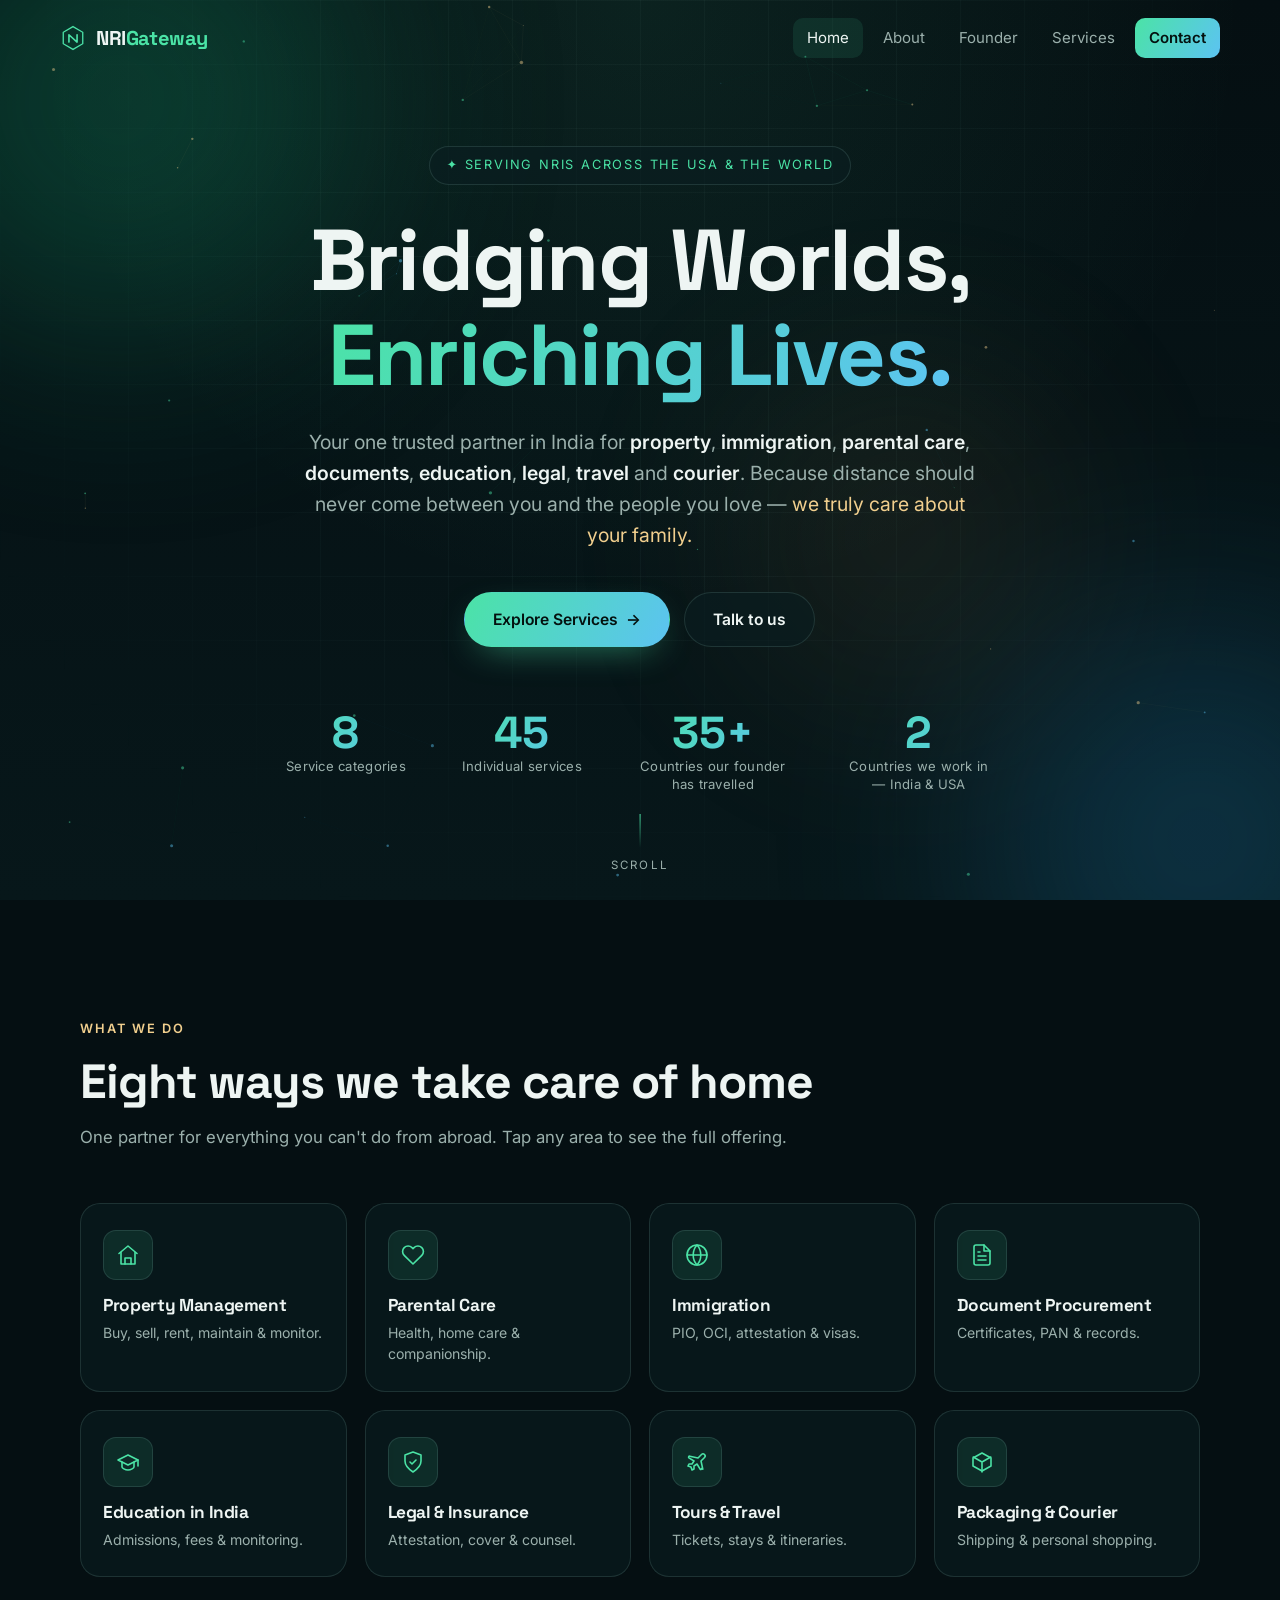
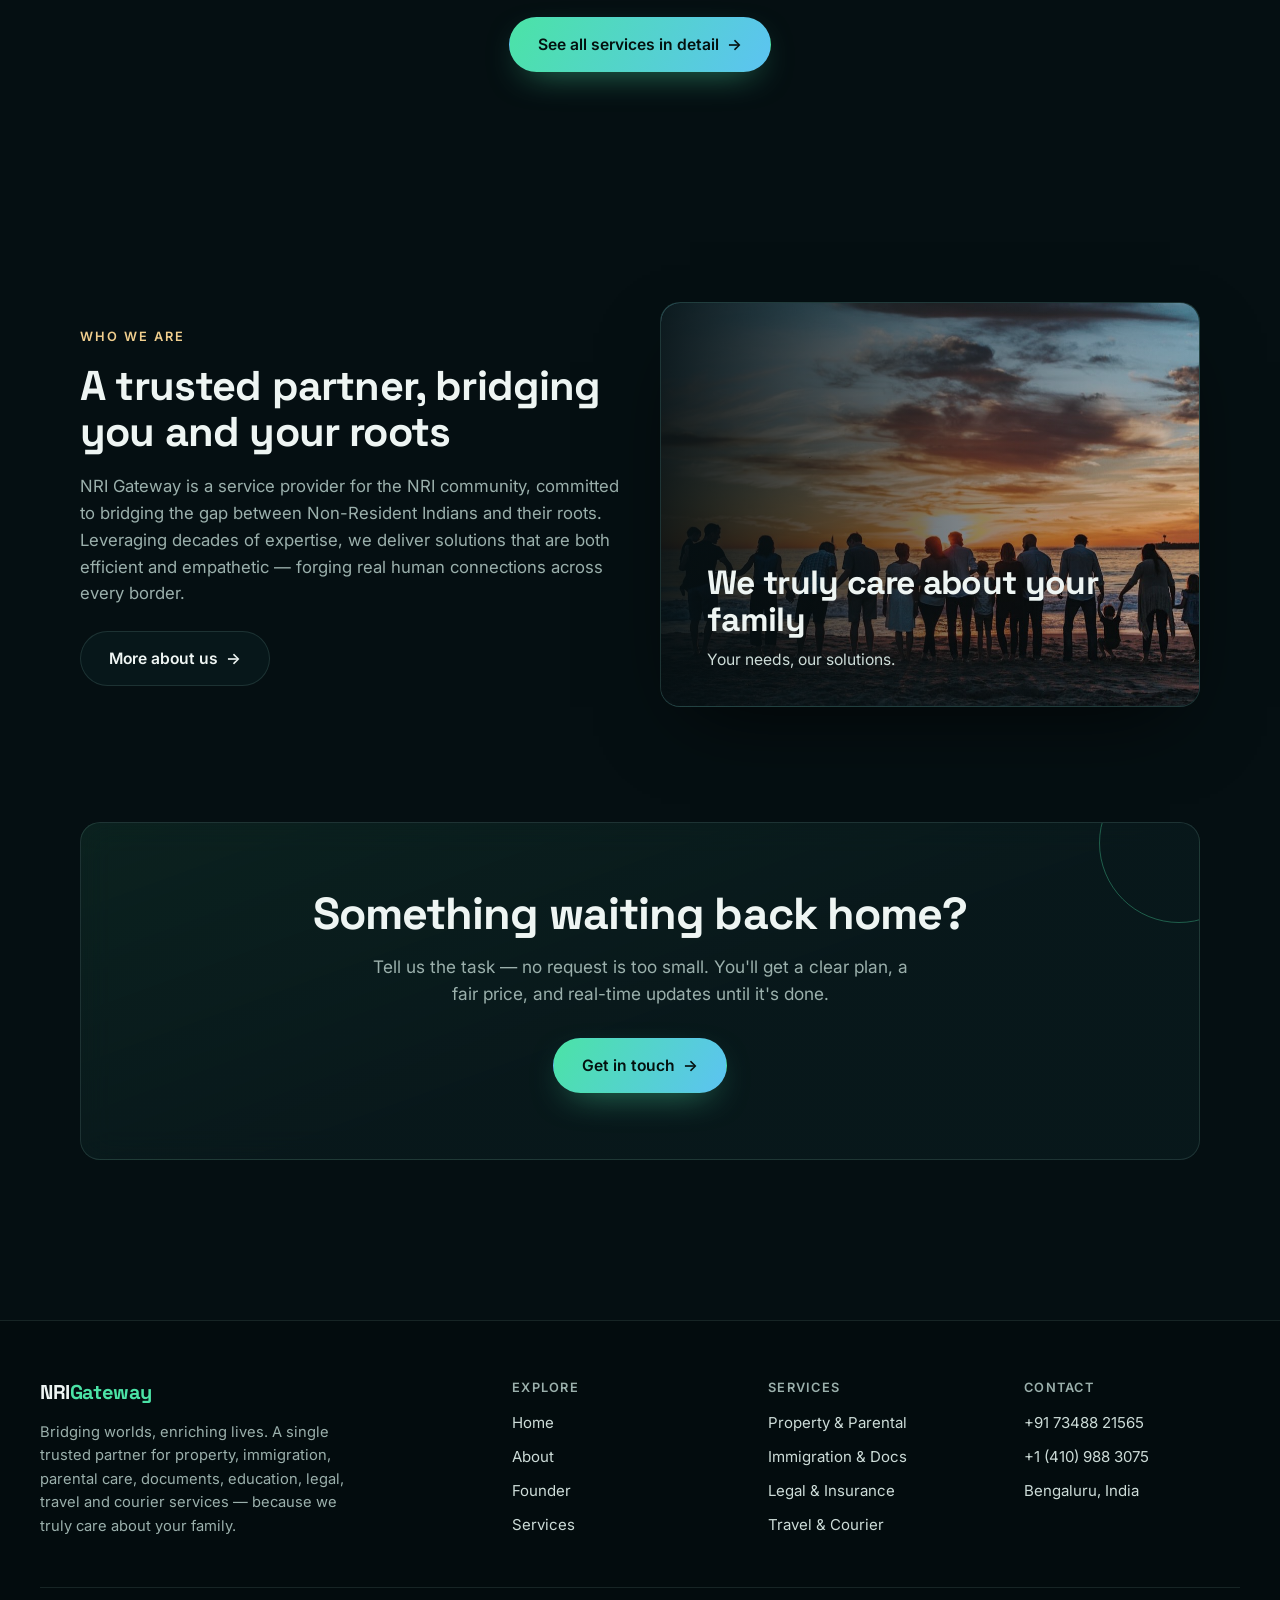
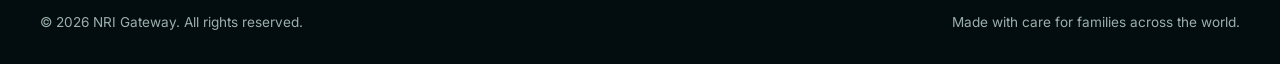
<file: index.html>
<!DOCTYPE html>
<html lang="en">
<head>
  <meta charset="UTF-8" />
  <meta name="viewport" content="width=device-width, initial-scale=1.0" />
  <title>NRI Gateway — Bridging Worlds, Enriching Lives</title>
  <meta name="description" content="NRI Gateway is your trusted partner in India — property management, immigration, parental care, document procurement, education, legal & insurance, travel and courier services for Non-Resident Indians. We truly care about your family, wherever you are." />
  <meta name="keywords" content="NRI services, OCI, PIO, property management NRI, document procurement, parental care India, NRI education, legal insurance NRI, courier shipping India USA, Bangalore NRI services" />
  <meta property="og:title" content="NRI Gateway — Bridging Worlds, Enriching Lives" />
  <meta property="og:description" content="Complete NRI services in India: property, immigration, parental care, documents, education, legal, travel & courier." />
  <meta property="og:type" content="website" />
  <meta property="og:site_name" content="NRI Gateway" />
  <meta property="og:image" content="https://chandrusans.github.io/nrigateway/images/og-cover.jpg" />
  <meta name="twitter:card" content="summary_large_image" />
  <link rel="icon" type="image/svg+xml" href="favicon.svg" />
  <link rel="apple-touch-icon" href="favicon.svg" />
  <meta name="theme-color" content="#050f12" />
  <link rel="preconnect" href="https://fonts.googleapis.com" />
  <link rel="preconnect" href="https://fonts.gstatic.com" crossorigin />
  <link href="https://fonts.googleapis.com/css2?family=Space+Grotesk:wght@400;500;600;700&family=Inter:wght@300;400;500;600&display=swap" rel="stylesheet" />
  <link rel="stylesheet" href="styles.css?v=3" />
  <script type="application/ld+json">
  {
    "@context": "https://schema.org",
    "@type": "ProfessionalService",
    "name": "NRI Gateway",
    "description": "NRI services provider in India: property management, immigration, parental care, document procurement, education, legal & insurance, tours & travel, and packaging & courier.",
    "founder": { "@type": "Person", "name": "Murali Timmaraju" },
    "url": "https://nrigateway.in",
    "telephone": "+91-7348821565",
    "address": {
      "@type": "PostalAddress",
      "streetAddress": "73/1, 13th Cross Road, Mahalakshmi Layout, Near Panchamukhi Ganapathi Temple, Bovipalya, Nagapura",
      "addressLocality": "Bengaluru",
      "addressRegion": "Karnataka",
      "postalCode": "560086",
      "addressCountry": "IN"
    },
    "geo": { "@type": "GeoCoordinates", "latitude": 13.0082354, "longitude": 77.5432523 },
    "areaServed": ["India", "United States"]
  }
  </script>
</head>
<body>
  <a class="skip-link" href="#main">Skip to content</a>
  <div class="bg-grid" aria-hidden="true"></div>
  <div class="bg-orbs" aria-hidden="true"><span class="orb orb-1"></span><span class="orb orb-2"></span><span class="orb orb-3"></span></div>
  <canvas id="particles" aria-hidden="true"></canvas>

  <!-- Navbar -->
  <header class="nav" id="nav">
    <a href="index.html" class="brand">
      <span class="brand-mark">
        <svg viewBox="0 0 32 32" width="26" height="26" aria-hidden="true">
          <path d="M16 2 L28 9 V23 L16 30 L4 23 V9 Z" fill="none" stroke="url(#g1)" stroke-width="1.6"/>
          <path d="M11 21 V12 L21 21 V12" fill="none" stroke="url(#g1)" stroke-width="2" stroke-linecap="round" stroke-linejoin="round"/>
          <defs><linearGradient id="g1" x1="0" y1="0" x2="32" y2="32"><stop offset="0" stop-color="#4be3a6"/><stop offset="1" stop-color="#5cc3f2"/></linearGradient></defs>
        </svg>
      </span>
      <span class="brand-name">NRI<span>Gateway</span></span>
    </a>
    <nav class="nav-links" id="navLinks">
      <a href="index.html" class="active">Home</a>
      <a href="about.html">About</a>
      <a href="founder.html">Founder</a>
      <a href="services.html">Services</a>
      <a href="contact.html" class="nav-cta">Contact</a>
    </nav>
    <button class="nav-toggle" id="navToggle" aria-label="Toggle menu" aria-expanded="false" aria-controls="navLinks"><span></span><span></span><span></span></button>
  </header>

  <!-- Hero -->
  <section class="hero" id="main">
    <div class="hero-inner">
      <span class="eyebrow">✦ Serving NRIs across the USA &amp; the world</span>
      <h1 class="hero-title">Bridging Worlds,<br /><span class="grad-text">Enriching Lives.</span></h1>
      <p class="hero-sub">
        Your one trusted partner in India for <strong>property</strong>, <strong>immigration</strong>,
        <strong>parental care</strong>, <strong>documents</strong>, <strong>education</strong>, <strong>legal</strong>,
        <strong>travel</strong> and <strong>courier</strong>. Because distance should never come between you and the
        people you love — <em>we truly care about your family.</em>
      </p>
      <div class="hero-actions">
        <a href="services.html" class="btn btn-primary">Explore Services <span>→</span></a>
        <a href="contact.html" class="btn btn-ghost">Talk to us</a>
      </div>
      <div class="hero-stats">
        <div><b data-count="8">8</b><span>Service categories</span></div>
        <div><b data-count="45">45</b><span>Individual services</span></div>
        <div><b data-count="35" data-suffix="+">35+</b><span>Countries our founder has travelled</span></div>
        <div><b data-count="2">2</b><span>Countries we work in — India &amp; USA</span></div>
      </div>
    </div>
    <div class="hero-scroll" aria-hidden="true"><span></span>Scroll</div>
  </section>

  <!-- Services preview -->
  <section class="section" id="services-preview">
    <div class="section-head">
      <span class="tag">What we do</span>
      <h2>Eight ways we take care of home</h2>
      <p class="section-lead">One partner for everything you can't do from abroad. Tap any area to see the full offering.</p>
    </div>
    <div class="svc-preview">
      <a href="services.html" class="glass">
        <span class="pv-ico"><svg viewBox="0 0 24 24" width="24" height="24" fill="none" stroke="currentColor" stroke-width="1.6" stroke-linecap="round" stroke-linejoin="round"><path d="M3 10.5 12 3l9 7.5"/><path d="M5 9.5V21h14V9.5"/><path d="M9 21v-6h6v6"/></svg></span>
        <h4>Property Management</h4><p>Buy, sell, rent, maintain &amp; monitor.</p>
      </a>
      <a href="services.html" class="glass">
        <span class="pv-ico"><svg viewBox="0 0 24 24" width="24" height="24" fill="none" stroke="currentColor" stroke-width="1.6" stroke-linecap="round" stroke-linejoin="round"><path d="M20.8 4.6a5.5 5.5 0 00-7.8 0L12 5.6l-1-1a5.5 5.5 0 10-7.8 7.8l1 1L12 21l7.8-7.6 1-1a5.5 5.5 0 000-7.8z"/></svg></span>
        <h4>Parental Care</h4><p>Health, home care &amp; companionship.</p>
      </a>
      <a href="services.html" class="glass">
        <span class="pv-ico"><svg viewBox="0 0 24 24" width="24" height="24" fill="none" stroke="currentColor" stroke-width="1.6" stroke-linecap="round" stroke-linejoin="round"><path d="M12 2a10 10 0 100 20 10 10 0 000-20z"/><path d="M2 12h20M12 2a15 15 0 010 20M12 2a15 15 0 000 20"/></svg></span>
        <h4>Immigration</h4><p>PIO, OCI, attestation &amp; visas.</p>
      </a>
      <a href="services.html" class="glass">
        <span class="pv-ico"><svg viewBox="0 0 24 24" width="24" height="24" fill="none" stroke="currentColor" stroke-width="1.6" stroke-linecap="round" stroke-linejoin="round"><path d="M14 2H6a2 2 0 00-2 2v16a2 2 0 002 2h12a2 2 0 002-2V8z"/><path d="M14 2v6h6"/><path d="M8 13h8M8 17h8M8 9h2"/></svg></span>
        <h4>Document Procurement</h4><p>Certificates, PAN &amp; records.</p>
      </a>
      <a href="services.html" class="glass">
        <span class="pv-ico"><svg viewBox="0 0 24 24" width="24" height="24" fill="none" stroke="currentColor" stroke-width="1.6" stroke-linecap="round" stroke-linejoin="round"><path d="M22 10L12 5 2 10l10 5 10-5z"/><path d="M6 12v5c0 1 3 3 6 3s6-2 6-3v-5"/><path d="M22 10v6"/></svg></span>
        <h4>Education in India</h4><p>Admissions, fees &amp; monitoring.</p>
      </a>
      <a href="services.html" class="glass">
        <span class="pv-ico"><svg viewBox="0 0 24 24" width="24" height="24" fill="none" stroke="currentColor" stroke-width="1.6" stroke-linecap="round" stroke-linejoin="round"><path d="M12 2l8 3v6c0 5-3.5 8-8 11-4.5-3-8-6-8-11V5z"/><path d="M9 12l2 2 4-4"/></svg></span>
        <h4>Legal &amp; Insurance</h4><p>Attestation, cover &amp; counsel.</p>
      </a>
      <a href="services.html" class="glass">
        <span class="pv-ico"><svg viewBox="0 0 24 24" width="24" height="24" fill="none" stroke="currentColor" stroke-width="1.6" stroke-linecap="round" stroke-linejoin="round"><path d="M17.8 19.2 16 11l3.5-3.5a2.1 2.1 0 00-3-3L13 8 4.8 6.2a1 1 0 00-.9 1.7L9 11l-2 3H4l-1 2 3 1 1 3 2-1v-3l3-2 3.1 5.1a1 1 0 001.7-.9z"/></svg></span>
        <h4>Tours &amp; Travel</h4><p>Tickets, stays &amp; itineraries.</p>
      </a>
      <a href="services.html" class="glass">
        <span class="pv-ico"><svg viewBox="0 0 24 24" width="24" height="24" fill="none" stroke="currentColor" stroke-width="1.6" stroke-linecap="round" stroke-linejoin="round"><path d="M21 16V8l-9-5-9 5v8l9 5 9-5z"/><path d="M3.3 7 12 12l8.7-5M12 22V12"/></svg></span>
        <h4>Packaging &amp; Courier</h4><p>Shipping &amp; personal shopping.</p>
      </a>
    </div>
    <div style="text-align:center; margin-top:40px;">
      <a href="services.html" class="btn btn-primary">See all services in detail <span>→</span></a>
    </div>
  </section>

  <!-- Home about teaser -->
  <section class="section">
    <div class="home-about">
      <div class="ha-text">
        <span class="tag">Who we are</span>
        <h2>A trusted partner, bridging you and your roots</h2>
        <p>NRI Gateway is a service provider for the NRI community, committed to bridging the gap between
          Non-Resident Indians and their roots. Leveraging decades of expertise, we deliver solutions that are
          both efficient and empathetic — forging real human connections across every border.</p>
        <a href="about.html" class="btn btn-ghost">More about us <span>→</span></a>
      </div>
      <figure class="media-banner" style="margin:0; aspect-ratio:4/3;">
        <img src="images/family-sunset.jpg" alt="A large family holding hands together at sunset" loading="lazy" onerror="this.style.display='none'" />
        <figcaption><h3>We truly care about your family</h3><p>Your needs, our solutions.</p></figcaption>
      </figure>
    </div>
  </section>

  <!-- CTA band -->
  <section class="cta-band">
    <div class="cta-inner glass">
      <div class="pulse-ring"></div>
      <h2>Something waiting back home?</h2>
      <p>Tell us the task — no request is too small. You'll get a clear plan, a fair price, and real-time updates until it's done.</p>
      <a href="contact.html" class="btn btn-primary">Get in touch <span>→</span></a>
    </div>
  </section>

  <!-- Footer -->
  <footer class="footer">
    <div class="footer-inner">
      <div class="footer-brand">
        <span class="brand-name">NRI<span>Gateway</span></span>
        <p>Bridging worlds, enriching lives. A single trusted partner for property, immigration, parental care, documents, education, legal, travel and courier services — because we truly care about your family.</p>
      </div>
      <div class="footer-col">
        <h5>Explore</h5>
        <a href="index.html">Home</a>
        <a href="about.html">About</a>
        <a href="founder.html">Founder</a>
        <a href="services.html">Services</a>
      </div>
      <div class="footer-col">
        <h5>Services</h5>
        <a href="services.html">Property &amp; Parental</a>
        <a href="services.html">Immigration &amp; Docs</a>
        <a href="services.html">Legal &amp; Insurance</a>
        <a href="services.html">Travel &amp; Courier</a>
      </div>
      <div class="footer-col">
        <h5>Contact</h5>
        <a href="tel:+917348821565">+91 73488 21565</a>
        <a href="tel:+14109883075">+1 (410) 988 3075</a>
        <a href="contact.html">Bengaluru, India</a>
      </div>
    </div>
    <div class="footer-bottom">
      <span>© <span id="year"></span> NRI Gateway. All rights reserved.</span>
      <span>Made with care for families across the world.</span>
    </div>
  </footer>

  <script src="script.js?v=3"></script>
</body>
</html>
</file>
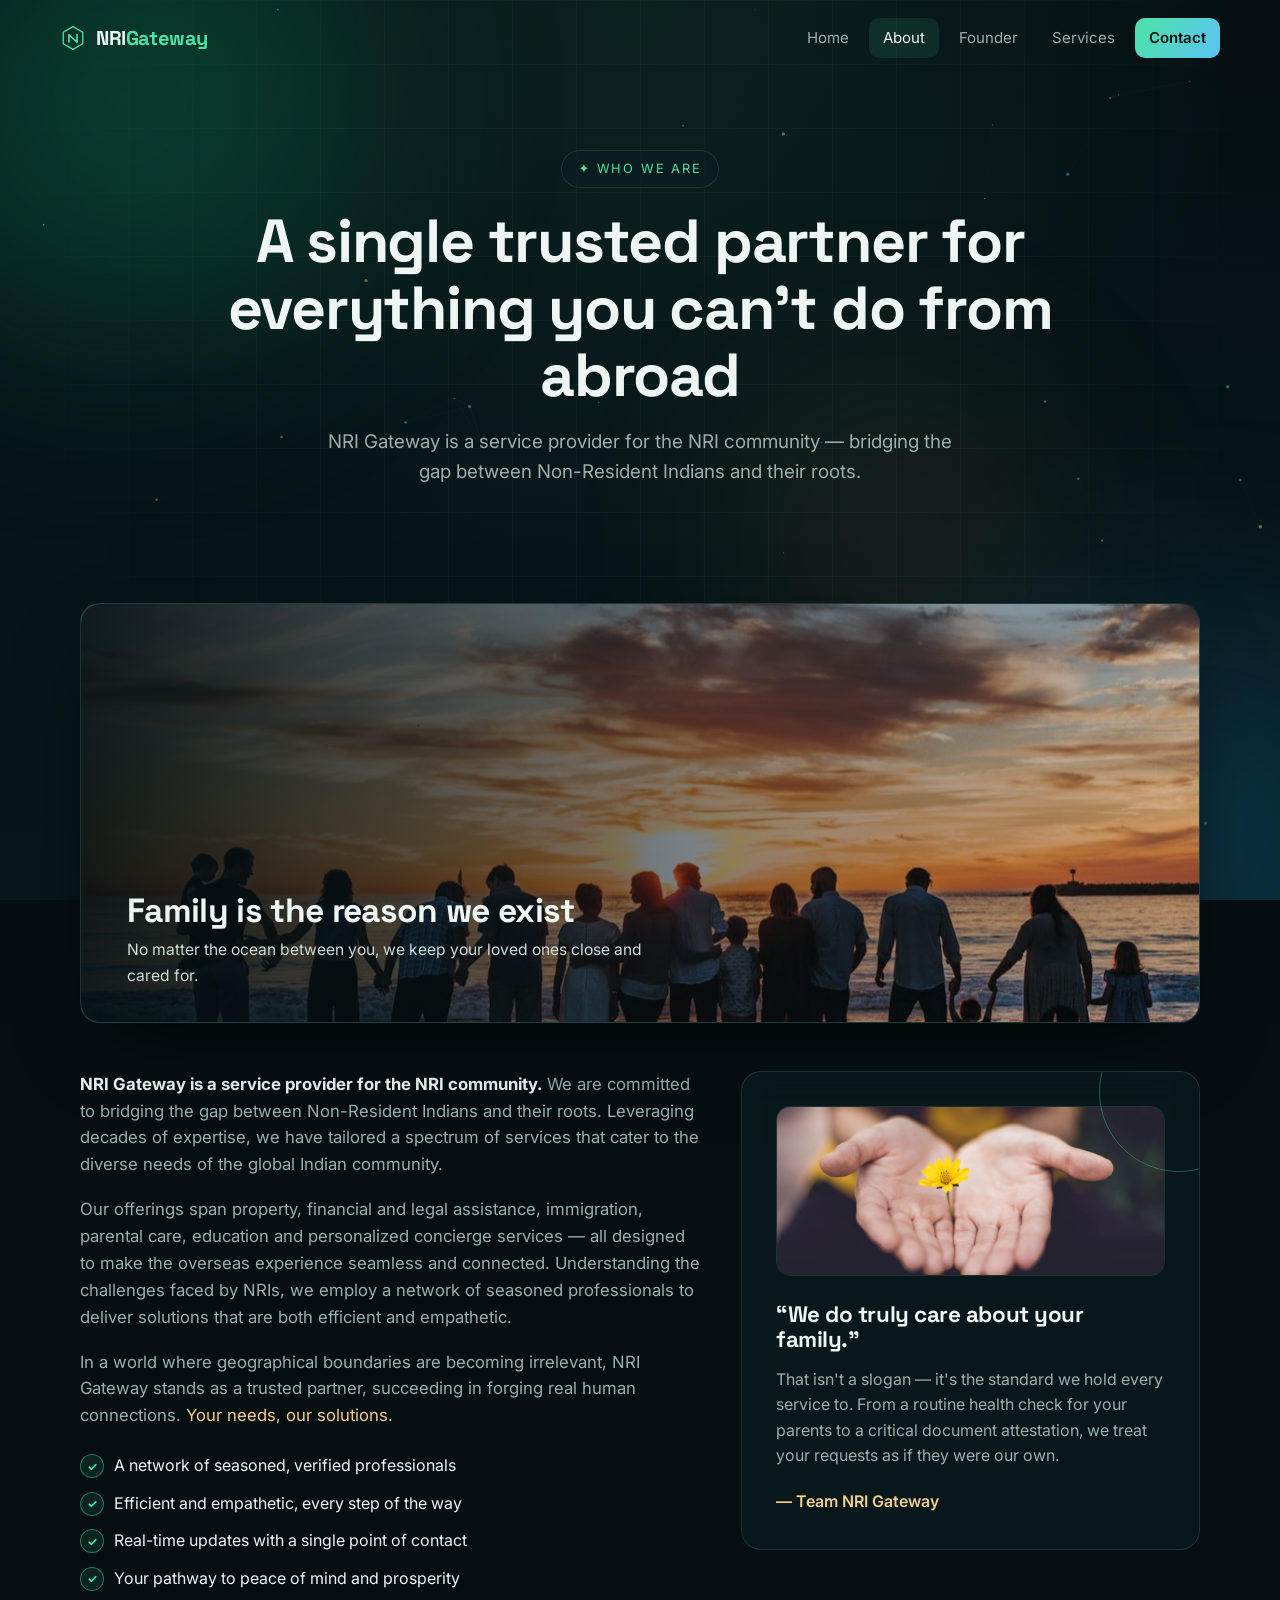
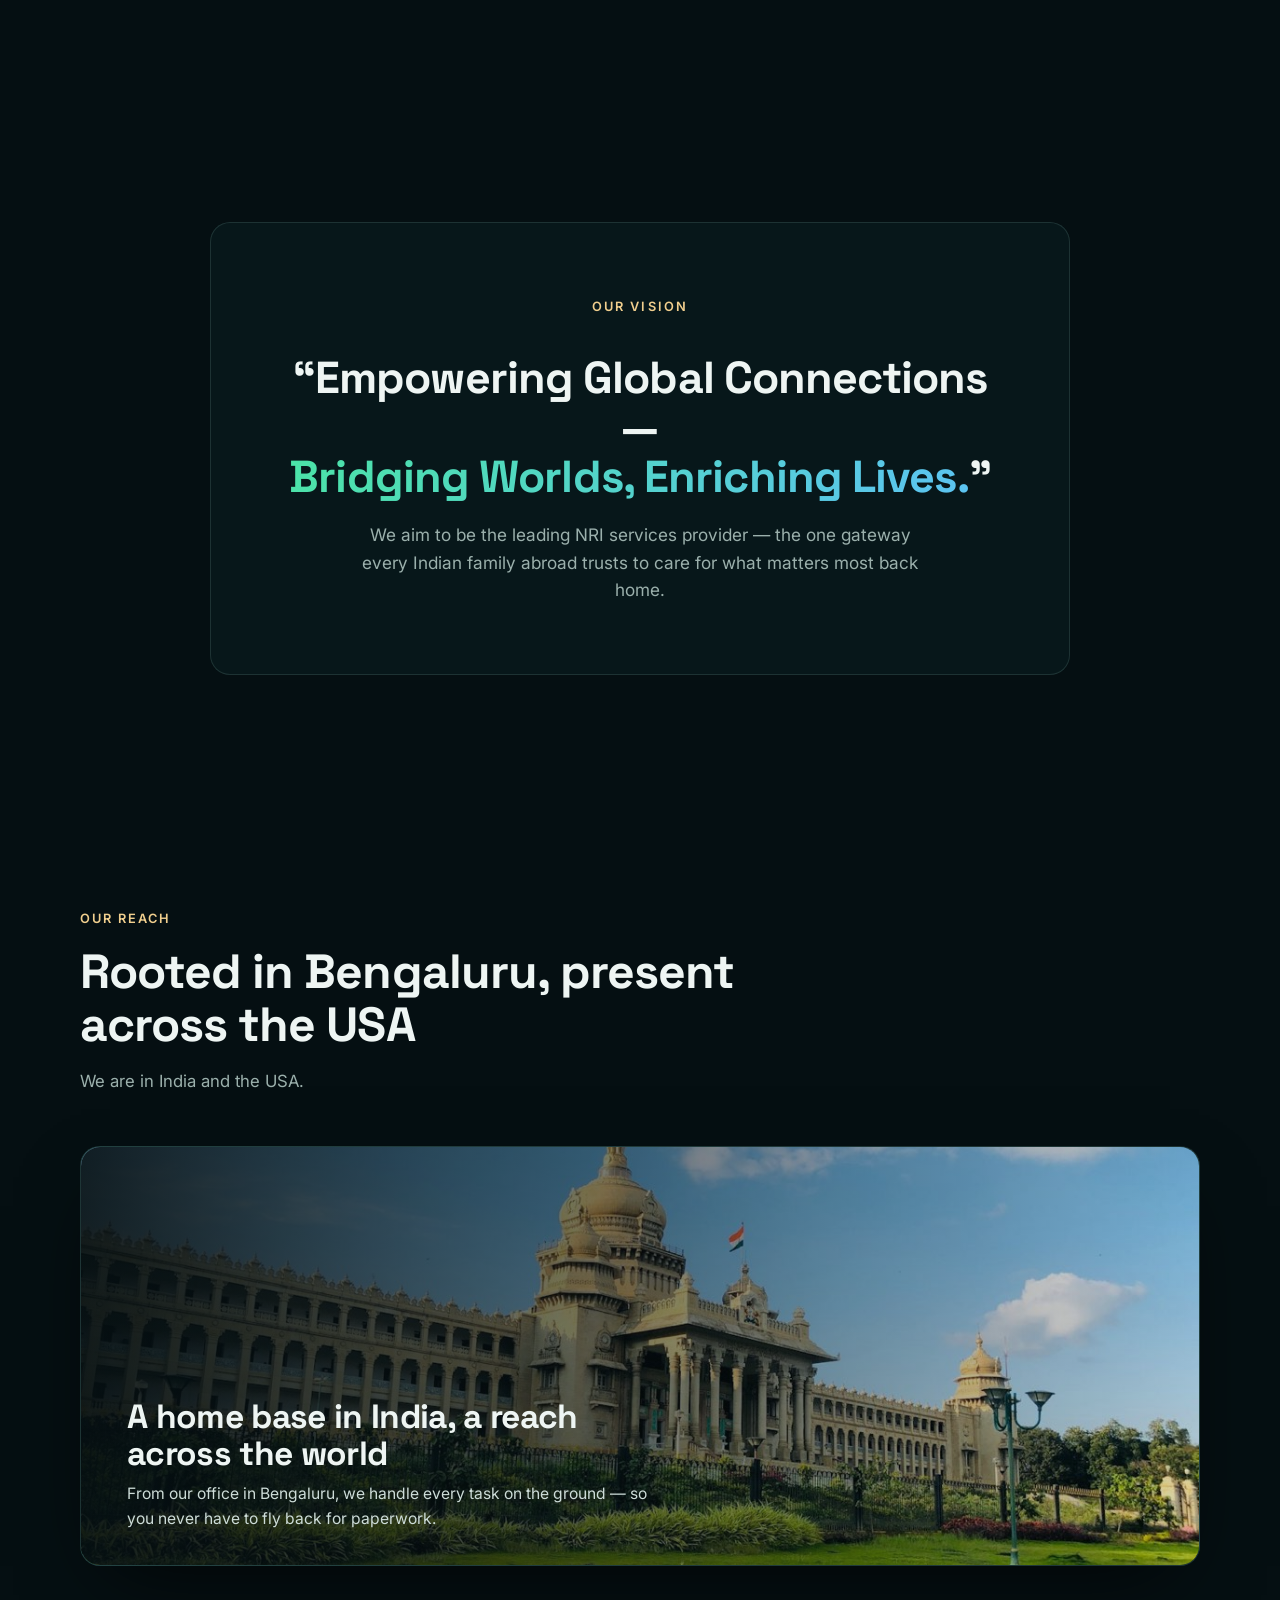
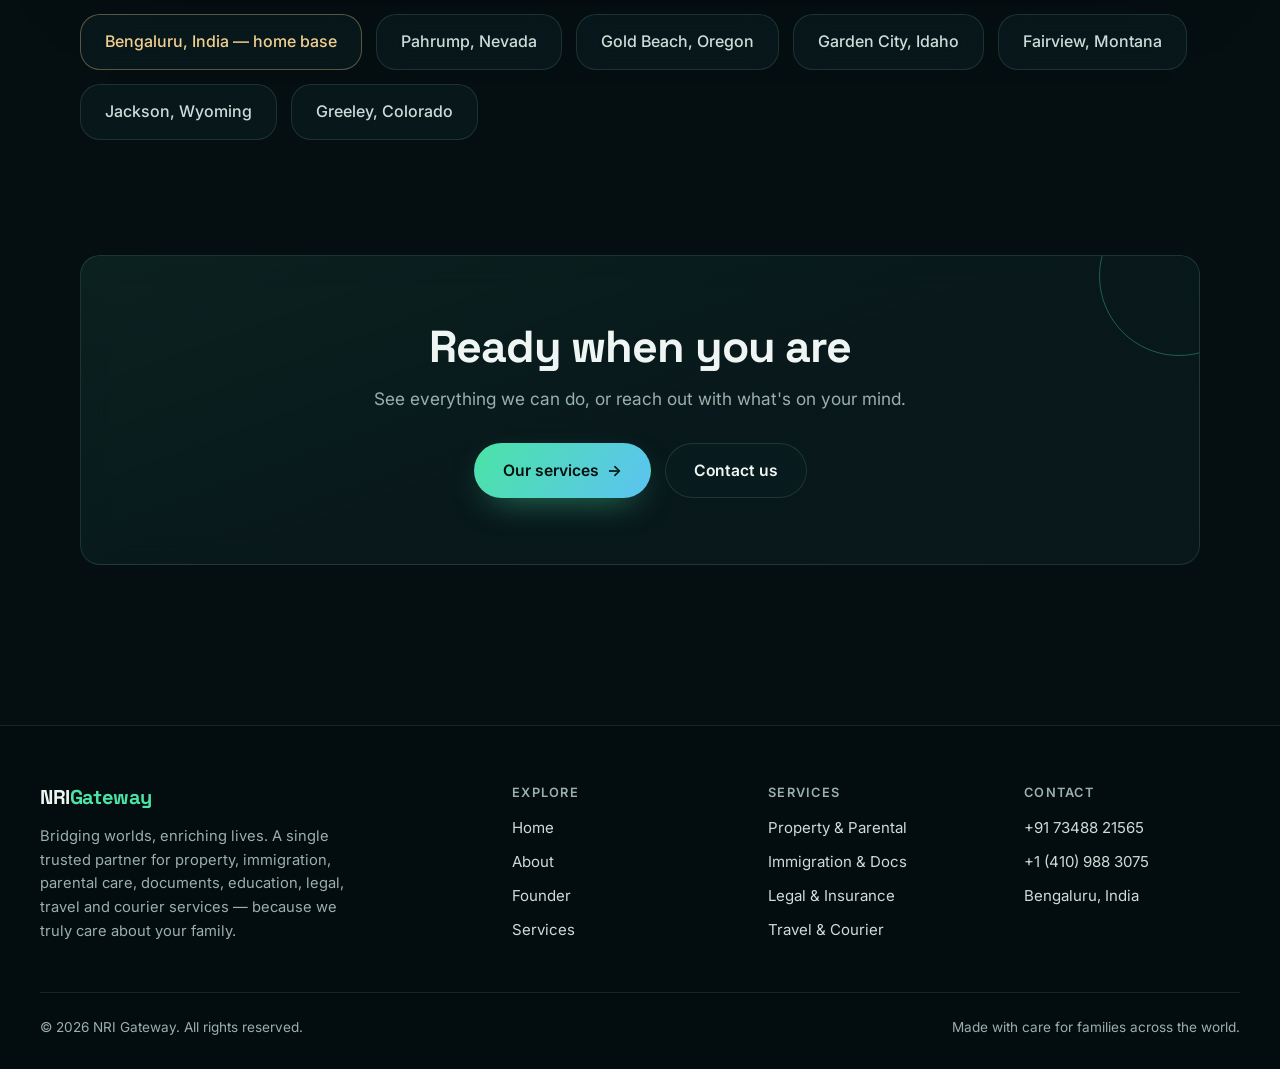
<file: about.html>
<!DOCTYPE html>
<html lang="en">
<head>
  <meta charset="UTF-8" />
  <meta name="viewport" content="width=device-width, initial-scale=1.0" />
  <title>About — NRI Gateway</title>
  <meta name="description" content="About NRI Gateway — a service provider for the NRI community, bridging Non-Resident Indians and their roots with efficient, empathetic solutions. Our story, our vision and where we work." />
  <meta property="og:type" content="website" />
  <meta property="og:site_name" content="NRI Gateway" />
  <meta property="og:title" content="About — NRI Gateway" />
  <meta property="og:description" content="About NRI Gateway — a service provider for the NRI community, bridging Non-Resident Indians and their roots with efficient, empathetic solutions. Our story, our vision and where we work." />
  <meta property="og:image" content="https://chandrusans.github.io/nrigateway/images/og-cover.jpg" />
  <meta name="twitter:card" content="summary_large_image" />
  <link rel="icon" type="image/svg+xml" href="favicon.svg" />
  <link rel="apple-touch-icon" href="favicon.svg" />
  <meta name="theme-color" content="#050f12" />
  <link rel="preconnect" href="https://fonts.googleapis.com" />
  <link rel="preconnect" href="https://fonts.gstatic.com" crossorigin />
  <link href="https://fonts.googleapis.com/css2?family=Space+Grotesk:wght@400;500;600;700&family=Inter:wght@300;400;500;600&display=swap" rel="stylesheet" />
  <link rel="stylesheet" href="styles.css?v=3" />
</head>
<body>
  <a class="skip-link" href="#main">Skip to content</a>
  <div class="bg-grid" aria-hidden="true"></div>
  <div class="bg-orbs" aria-hidden="true"><span class="orb orb-1"></span><span class="orb orb-2"></span><span class="orb orb-3"></span></div>
  <canvas id="particles" aria-hidden="true"></canvas>

  <header class="nav" id="nav">
    <a href="index.html" class="brand">
      <span class="brand-mark">
        <svg viewBox="0 0 32 32" width="26" height="26" aria-hidden="true">
          <path d="M16 2 L28 9 V23 L16 30 L4 23 V9 Z" fill="none" stroke="url(#g1)" stroke-width="1.6"/>
          <path d="M11 21 V12 L21 21 V12" fill="none" stroke="url(#g1)" stroke-width="2" stroke-linecap="round" stroke-linejoin="round"/>
          <defs><linearGradient id="g1" x1="0" y1="0" x2="32" y2="32"><stop offset="0" stop-color="#4be3a6"/><stop offset="1" stop-color="#5cc3f2"/></linearGradient></defs>
        </svg>
      </span>
      <span class="brand-name">NRI<span>Gateway</span></span>
    </a>
    <nav class="nav-links" id="navLinks">
      <a href="index.html">Home</a>
      <a href="about.html" class="active">About</a>
      <a href="founder.html">Founder</a>
      <a href="services.html">Services</a>
      <a href="contact.html" class="nav-cta">Contact</a>
    </nav>
    <button class="nav-toggle" id="navToggle" aria-label="Toggle menu" aria-expanded="false" aria-controls="navLinks"><span></span><span></span><span></span></button>
  </header>

  <!-- Page hero -->
  <section class="page-hero" id="main">
    <span class="eyebrow">✦ Who we are</span>
    <h1>A single trusted partner for everything you can't do from abroad</h1>
    <p>NRI Gateway is a service provider for the NRI community — bridging the gap between Non-Resident Indians and their roots.</p>
  </section>

  <!-- About -->
  <section class="section" id="about">
    <figure class="media-banner">
      <img src="images/family-sunset.jpg" alt="A large family holding hands together at sunset" loading="lazy" onerror="this.style.display='none'" />
      <figcaption>
        <h3>Family is the reason we exist</h3>
        <p>No matter the ocean between you, we keep your loved ones close and cared for.</p>
      </figcaption>
    </figure>
    <div class="about-grid">
      <div class="about-text">
        <p>
          <strong>NRI Gateway is a service provider for the NRI community.</strong> We are committed to bridging
          the gap between Non-Resident Indians and their roots. Leveraging decades of expertise, we have tailored
          a spectrum of services that cater to the diverse needs of the global Indian community.
        </p>
        <p>
          Our offerings span property, financial and legal assistance, immigration, parental care, education and
          personalized concierge services — all designed to make the overseas experience seamless and connected.
          Understanding the challenges faced by NRIs, we employ a network of seasoned professionals to deliver
          solutions that are both efficient and empathetic.
        </p>
        <p>
          In a world where geographical boundaries are becoming irrelevant, NRI Gateway stands as a trusted
          partner, succeeding in forging real human connections. <em>Your needs, our solutions.</em>
        </p>
        <ul class="check-list">
          <li>A network of seasoned, verified professionals</li>
          <li>Efficient and empathetic, every step of the way</li>
          <li>Real-time updates with a single point of contact</li>
          <li>Your pathway to peace of mind and prosperity</li>
        </ul>
      </div>
      <div class="about-card glass">
        <div class="pulse-ring"></div>
        <img class="about-card-img" src="images/care-hands-flower.jpg" alt="Open hands gently holding a flower" loading="lazy" onerror="this.style.display='none'" />
        <h3>“We do truly care about your family.”</h3>
        <p>That isn't a slogan — it's the standard we hold every service to. From a routine health check for your
          parents to a critical document attestation, we treat your requests as if they were our own.</p>
        <div class="about-signature">— Team NRI Gateway</div>
      </div>
    </div>
  </section>

  <!-- Vision -->
  <section class="section vision" id="vision">
    <div class="vision-inner glass">
      <span class="tag center">Our vision</span>
      <h2 class="vision-quote">“Empowering Global Connections —<br /><span class="grad-text">Bridging Worlds, Enriching Lives.</span>”</h2>
      <p>We aim to be the leading NRI services provider — the one gateway every Indian family abroad trusts to
        care for what matters most back home.</p>
    </div>
  </section>

  <!-- Reach -->
  <section class="section" id="regions">
    <div class="section-head">
      <span class="tag">Our reach</span>
      <h2>Rooted in Bengaluru, present across the USA</h2>
      <p class="section-lead">We are in India and the USA.</p>
    </div>
    <figure class="media-banner">
      <img src="images/bengaluru-vidhana-soudha.jpg" alt="Vidhana Soudha in Bengaluru under a blue sky" loading="lazy" onerror="this.style.display='none'" />
      <figcaption>
        <h3>A home base in India, a reach across the world</h3>
        <p>From our office in Bengaluru, we handle every task on the ground — so you never have to fly back for paperwork.</p>
      </figcaption>
    </figure>
    <div class="regions">
      <span class="glass home-base">Bengaluru, India — home base</span>
      <span class="glass">Pahrump, Nevada</span>
      <span class="glass">Gold Beach, Oregon</span>
      <span class="glass">Garden City, Idaho</span>
      <span class="glass">Fairview, Montana</span>
      <span class="glass">Jackson, Wyoming</span>
      <span class="glass">Greeley, Colorado</span>
    </div>
  </section>

  <!-- CTA band -->
  <section class="cta-band">
    <div class="cta-inner glass">
      <div class="pulse-ring"></div>
      <h2>Ready when you are</h2>
      <p>See everything we can do, or reach out with what's on your mind.</p>
      <div class="hero-actions" style="justify-content:center;">
        <a href="services.html" class="btn btn-primary">Our services <span>→</span></a>
        <a href="contact.html" class="btn btn-ghost">Contact us</a>
      </div>
    </div>
  </section>

  <!-- Footer -->
  <footer class="footer">
    <div class="footer-inner">
      <div class="footer-brand">
        <span class="brand-name">NRI<span>Gateway</span></span>
        <p>Bridging worlds, enriching lives. A single trusted partner for property, immigration, parental care, documents, education, legal, travel and courier services — because we truly care about your family.</p>
      </div>
      <div class="footer-col">
        <h5>Explore</h5>
        <a href="index.html">Home</a>
        <a href="about.html">About</a>
        <a href="founder.html">Founder</a>
        <a href="services.html">Services</a>
      </div>
      <div class="footer-col">
        <h5>Services</h5>
        <a href="services.html">Property &amp; Parental</a>
        <a href="services.html">Immigration &amp; Docs</a>
        <a href="services.html">Legal &amp; Insurance</a>
        <a href="services.html">Travel &amp; Courier</a>
      </div>
      <div class="footer-col">
        <h5>Contact</h5>
        <a href="tel:+917348821565">+91 73488 21565</a>
        <a href="tel:+14109883075">+1 (410) 988 3075</a>
        <a href="contact.html">Bengaluru, India</a>
      </div>
    </div>
    <div class="footer-bottom">
      <span>© <span id="year"></span> NRI Gateway. All rights reserved.</span>
      <span>Made with care for families across the world.</span>
    </div>
  </footer>

  <script src="script.js?v=3"></script>
</body>
</html>
</file>
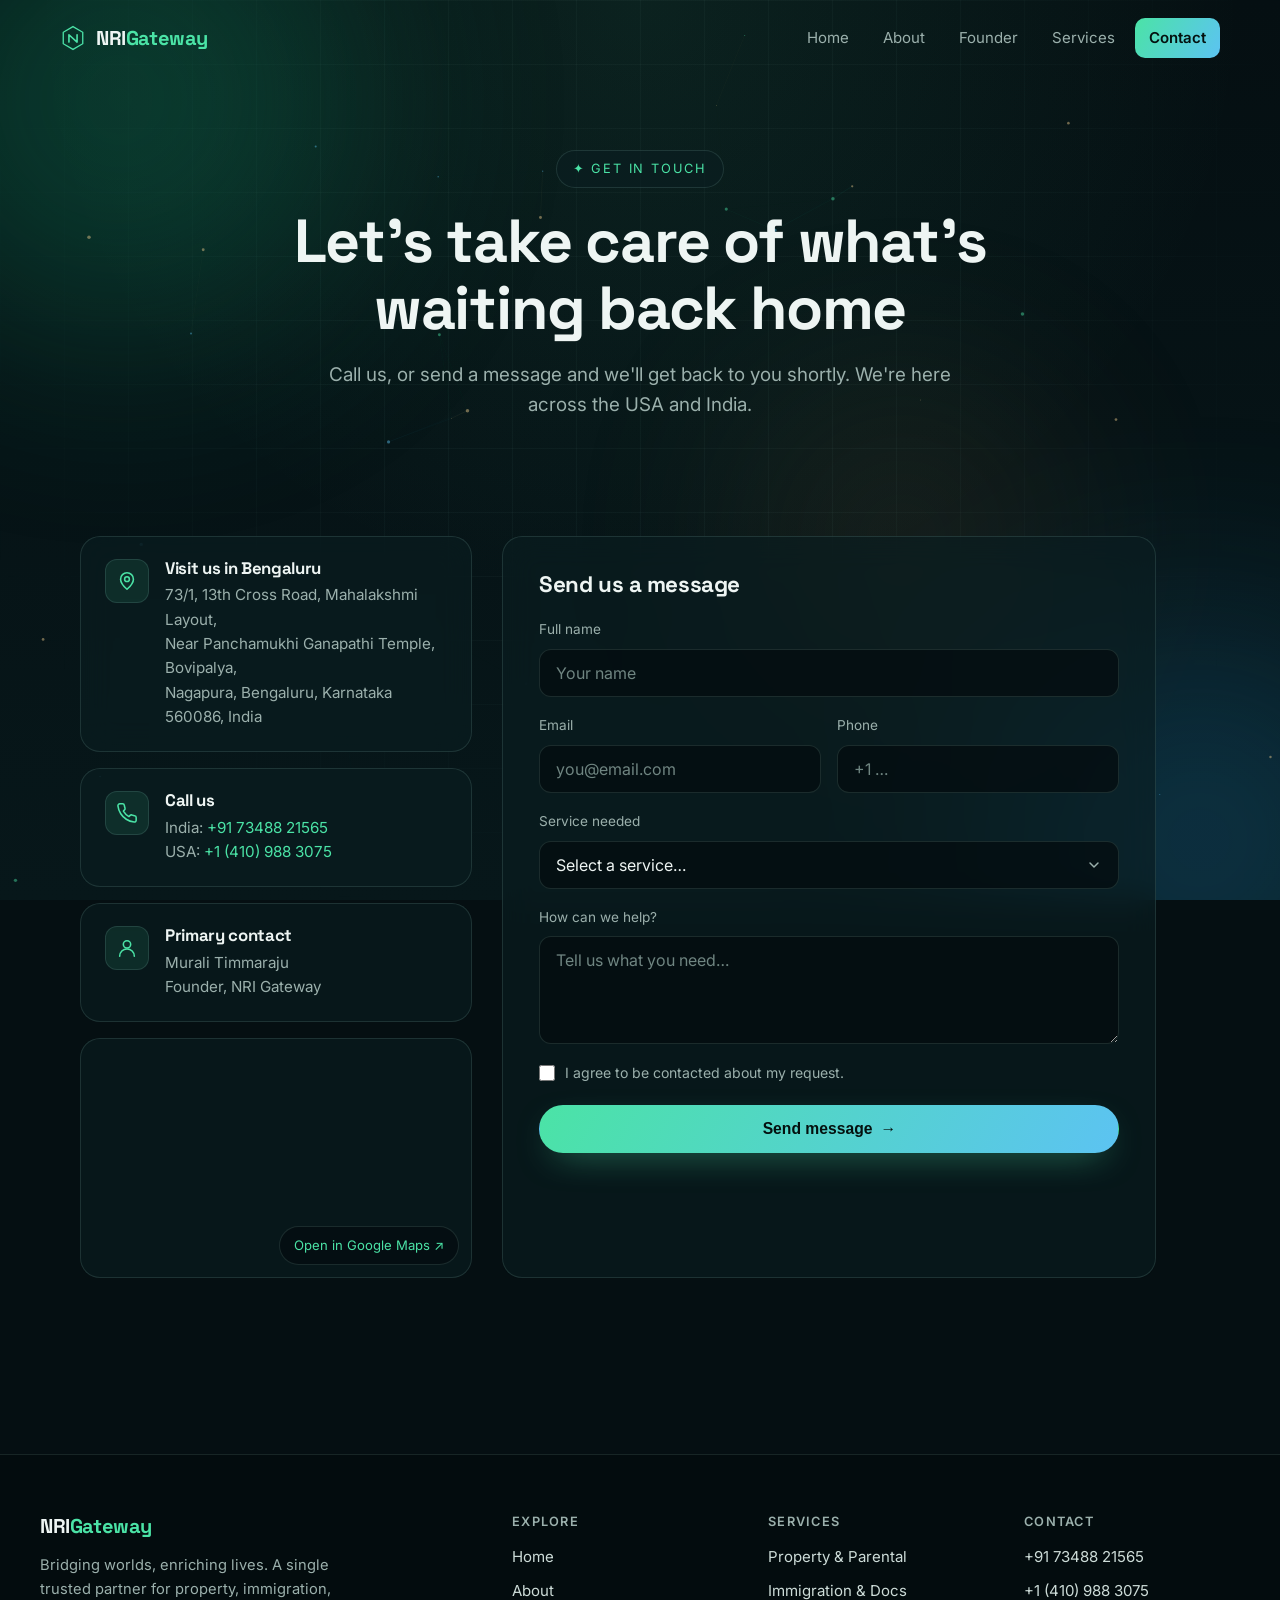
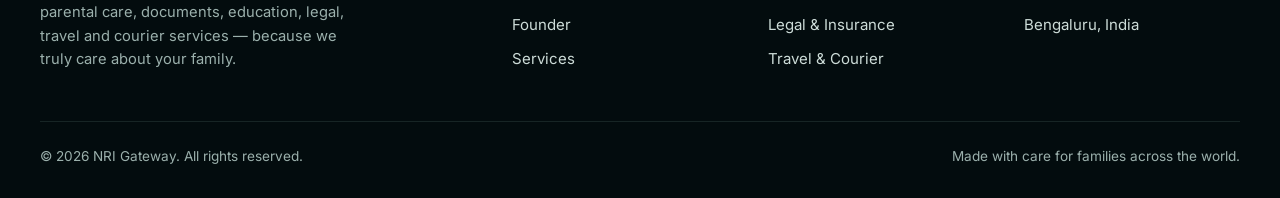
<file: contact.html>
<!DOCTYPE html>
<html lang="en">
<head>
  <meta charset="UTF-8" />
  <meta name="viewport" content="width=device-width, initial-scale=1.0" />
  <title>Contact — NRI Gateway</title>
  <meta name="description" content="Contact NRI Gateway in Bengaluru. Call +91 73488 21565 (India) or +1 (410) 988 3075 (USA), or send us a message — we'll take care of what's waiting back home." />
  <meta property="og:type" content="website" />
  <meta property="og:site_name" content="NRI Gateway" />
  <meta property="og:title" content="Contact — NRI Gateway" />
  <meta property="og:description" content="Contact NRI Gateway in Bengaluru. Call +91 73488 21565 (India) or +1 (410) 988 3075 (USA), or send us a message — we'll take care of what's waiting back home." />
  <meta property="og:image" content="https://chandrusans.github.io/nrigateway/images/og-cover.jpg" />
  <meta name="twitter:card" content="summary_large_image" />
  <link rel="icon" type="image/svg+xml" href="favicon.svg" />
  <link rel="apple-touch-icon" href="favicon.svg" />
  <meta name="theme-color" content="#050f12" />
  <link rel="preconnect" href="https://fonts.googleapis.com" />
  <link rel="preconnect" href="https://fonts.gstatic.com" crossorigin />
  <link href="https://fonts.googleapis.com/css2?family=Space+Grotesk:wght@400;500;600;700&family=Inter:wght@300;400;500;600&display=swap" rel="stylesheet" />
  <link rel="stylesheet" href="styles.css?v=3" />
</head>
<body>
  <a class="skip-link" href="#main">Skip to content</a>
  <div class="bg-grid" aria-hidden="true"></div>
  <div class="bg-orbs" aria-hidden="true"><span class="orb orb-1"></span><span class="orb orb-2"></span><span class="orb orb-3"></span></div>
  <canvas id="particles" aria-hidden="true"></canvas>

  <header class="nav" id="nav">
    <a href="index.html" class="brand">
      <span class="brand-mark">
        <svg viewBox="0 0 32 32" width="26" height="26" aria-hidden="true">
          <path d="M16 2 L28 9 V23 L16 30 L4 23 V9 Z" fill="none" stroke="url(#g1)" stroke-width="1.6"/>
          <path d="M11 21 V12 L21 21 V12" fill="none" stroke="url(#g1)" stroke-width="2" stroke-linecap="round" stroke-linejoin="round"/>
          <defs><linearGradient id="g1" x1="0" y1="0" x2="32" y2="32"><stop offset="0" stop-color="#4be3a6"/><stop offset="1" stop-color="#5cc3f2"/></linearGradient></defs>
        </svg>
      </span>
      <span class="brand-name">NRI<span>Gateway</span></span>
    </a>
    <nav class="nav-links" id="navLinks">
      <a href="index.html">Home</a>
      <a href="about.html">About</a>
      <a href="founder.html">Founder</a>
      <a href="services.html">Services</a>
      <a href="contact.html" class="nav-cta active">Contact</a>
    </nav>
    <button class="nav-toggle" id="navToggle" aria-label="Toggle menu" aria-expanded="false" aria-controls="navLinks"><span></span><span></span><span></span></button>
  </header>

  <!-- Page hero -->
  <section class="page-hero" id="main">
    <span class="eyebrow">✦ Get in touch</span>
    <h1>Let's take care of what's waiting back home</h1>
    <p>Call us, or send a message and we'll get back to you shortly. We're here across the USA and India.</p>
  </section>

  <!-- Contact -->
  <section class="section" id="contact">
    <div class="contact-grid">
      <div class="contact-info">
        <div class="ci-item glass">
          <span class="ci-ico"><svg viewBox="0 0 24 24" width="22" height="22" fill="none" stroke="currentColor" stroke-width="1.7" stroke-linecap="round" stroke-linejoin="round" aria-hidden="true"><path d="M12 21s-7-6.1-7-11a7 7 0 0114 0c0 4.9-7 11-7 11z"/><circle cx="12" cy="10" r="2.6"/></svg></span>
          <div>
            <h4>Visit us in Bengaluru</h4>
            <p>73/1, 13th Cross Road, Mahalakshmi Layout,<br />Near Panchamukhi Ganapathi Temple, Bovipalya,<br />Nagapura, Bengaluru, Karnataka 560086, India</p>
          </div>
        </div>
        <div class="ci-item glass">
          <span class="ci-ico"><svg viewBox="0 0 24 24" width="22" height="22" fill="none" stroke="currentColor" stroke-width="1.7" stroke-linecap="round" stroke-linejoin="round" aria-hidden="true"><path d="M22 16.9v3a2 2 0 01-2.2 2 19.8 19.8 0 01-8.6-3.1 19.5 19.5 0 01-6-6A19.8 19.8 0 012.1 4.2 2 2 0 014.1 2h3a2 2 0 012 1.7c.1 1 .4 1.9.7 2.8a2 2 0 01-.5 2.1L8.1 9.9a16 16 0 006 6l1.3-1.3a2 2 0 012.1-.4c.9.3 1.8.6 2.8.7a2 2 0 011.7 2z"/></svg></span>
          <div>
            <h4>Call us</h4>
            <p>India: <a href="tel:+917348821565">+91 73488 21565</a><br />USA: <a href="tel:+14109883075">+1 (410) 988 3075</a></p>
          </div>
        </div>
        <div class="ci-item glass">
          <span class="ci-ico"><svg viewBox="0 0 24 24" width="22" height="22" fill="none" stroke="currentColor" stroke-width="1.7" stroke-linecap="round" stroke-linejoin="round" aria-hidden="true"><circle cx="12" cy="8" r="4"/><path d="M4 21a8 8 0 0116 0"/></svg></span>
          <div>
            <h4>Primary contact</h4>
            <p>Murali Timmaraju<br />Founder, NRI Gateway</p>
          </div>
        </div>
        <div class="map-embed glass">
          <iframe title="NRI Gateway location" src="https://www.google.com/maps?q=13.0082354,77.5432523&z=16&output=embed" loading="lazy" referrerpolicy="no-referrer-when-downgrade"></iframe>
          <a class="map-open" href="https://maps.app.goo.gl/q9APHcg64X1nk1zB8" target="_blank" rel="noopener">Open in Google Maps ↗</a>
        </div>
      </div>

      <form class="contact-form glass" id="contactForm" method="POST" action="https://formspree.io/f/YOUR_FORM_ID" novalidate>
        <h3>Send us a message</h3>
        <div class="field"><label for="name">Full name</label><input id="name" name="name" type="text" autocomplete="name" required placeholder="Your name" /></div>
        <div class="field-row">
          <div class="field"><label for="email">Email</label><input id="email" name="email" type="email" autocomplete="email" required placeholder="you@email.com" /></div>
          <div class="field"><label for="phone">Phone</label><input id="phone" name="phone" type="tel" autocomplete="tel" placeholder="+1 …" /></div>
        </div>
        <div class="field">
          <label for="service">Service needed</label>
          <select id="service" name="service">
            <option value="">Select a service…</option>
            <option>Property Management</option>
            <option>Parental Care</option>
            <option>Immigration Services</option>
            <option>Document Procurement</option>
            <option>Education in India</option>
            <option>Legal &amp; Insurance</option>
            <option>Tours &amp; Travel</option>
            <option>Packaging &amp; Courier</option>
            <option>Something else</option>
          </select>
        </div>
        <div class="field"><label for="message">How can we help?</label><textarea id="message" name="message" rows="4" required placeholder="Tell us what you need…"></textarea></div>
        <label class="agree"><input type="checkbox" id="agree" name="agree" required /> I agree to be contacted about my request.</label>
        <button type="submit" class="btn btn-primary full">Send message <span>→</span></button>
        <p class="form-note" id="formNote" role="status"></p>
      </form>
    </div>
  </section>

  <!-- Footer -->
  <footer class="footer">
    <div class="footer-inner">
      <div class="footer-brand">
        <span class="brand-name">NRI<span>Gateway</span></span>
        <p>Bridging worlds, enriching lives. A single trusted partner for property, immigration, parental care, documents, education, legal, travel and courier services — because we truly care about your family.</p>
      </div>
      <div class="footer-col">
        <h5>Explore</h5>
        <a href="index.html">Home</a>
        <a href="about.html">About</a>
        <a href="founder.html">Founder</a>
        <a href="services.html">Services</a>
      </div>
      <div class="footer-col">
        <h5>Services</h5>
        <a href="services.html">Property &amp; Parental</a>
        <a href="services.html">Immigration &amp; Docs</a>
        <a href="services.html">Legal &amp; Insurance</a>
        <a href="services.html">Travel &amp; Courier</a>
      </div>
      <div class="footer-col">
        <h5>Contact</h5>
        <a href="tel:+917348821565">+91 73488 21565</a>
        <a href="tel:+14109883075">+1 (410) 988 3075</a>
        <a href="contact.html">Bengaluru, India</a>
      </div>
    </div>
    <div class="footer-bottom">
      <span>© <span id="year"></span> NRI Gateway. All rights reserved.</span>
      <span>Made with care for families across the world.</span>
    </div>
  </footer>

  <script src="script.js?v=3"></script>
</body>
</html>
</file>
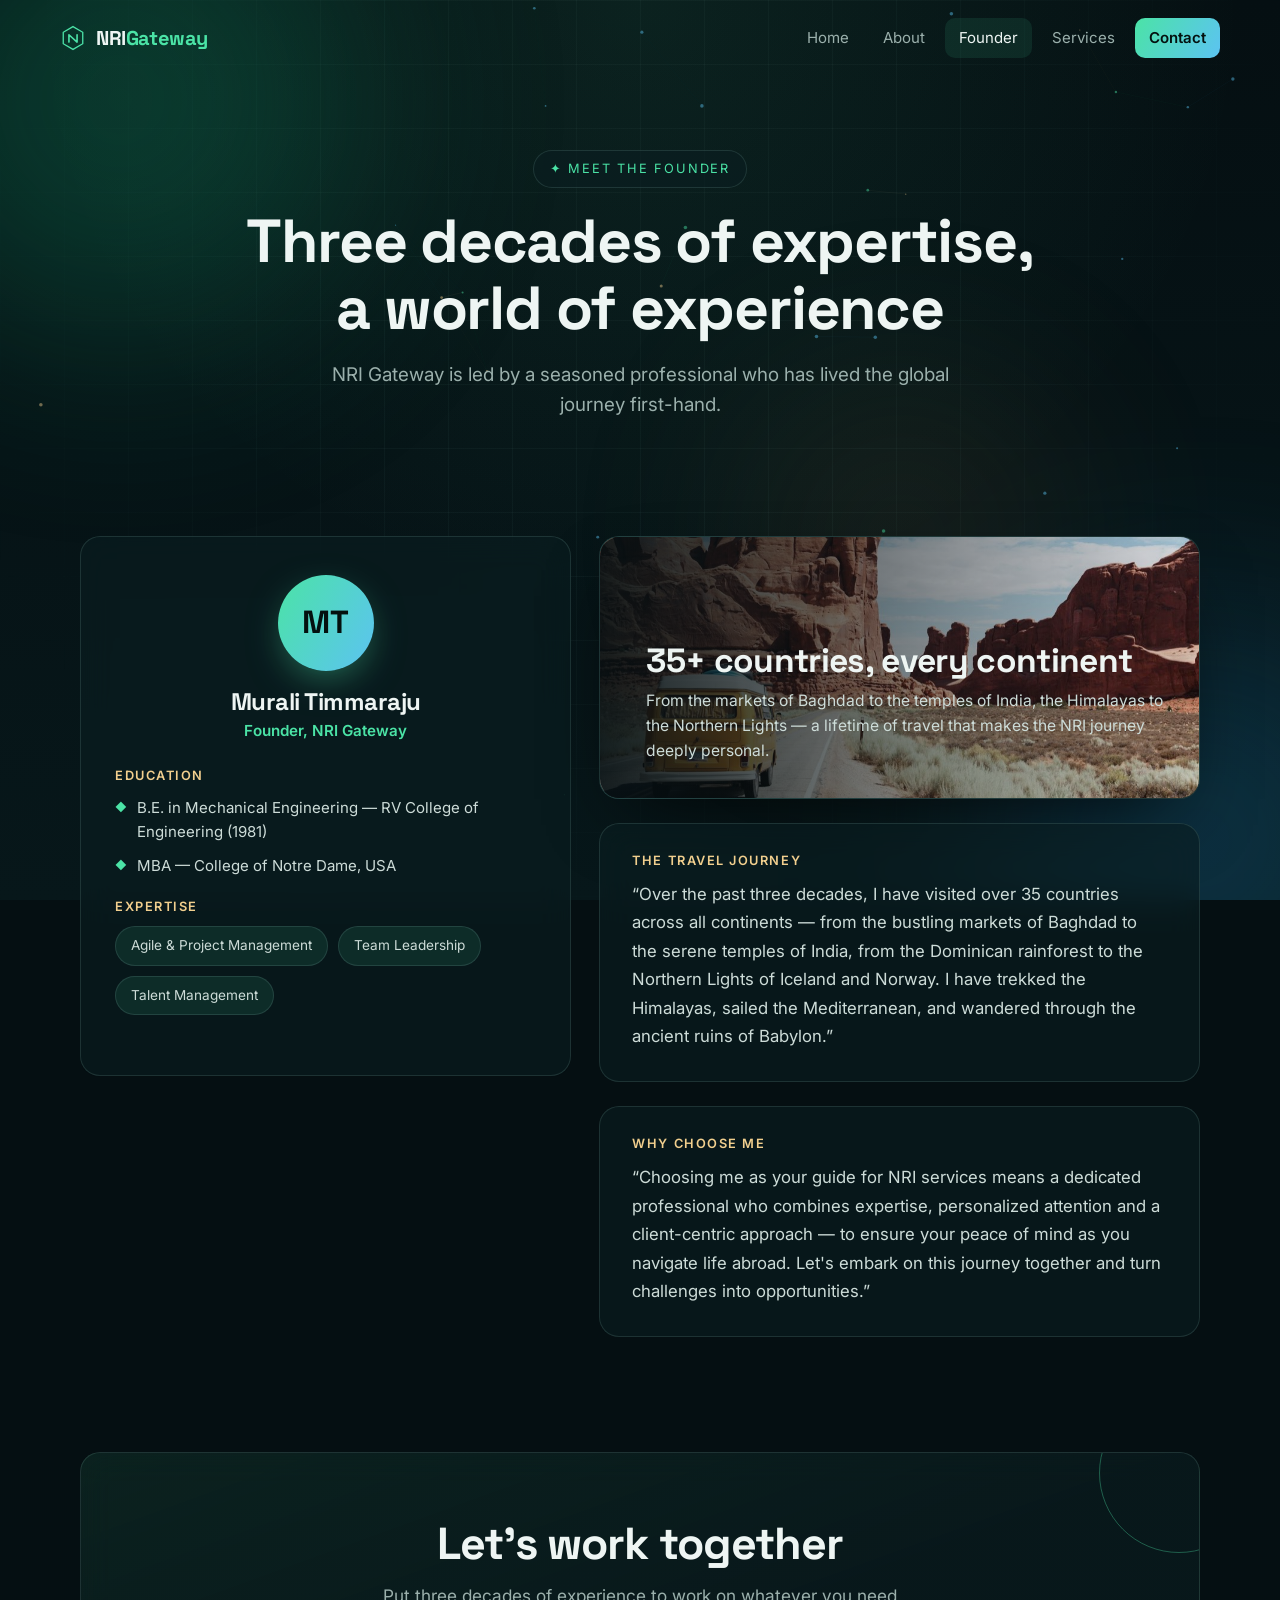
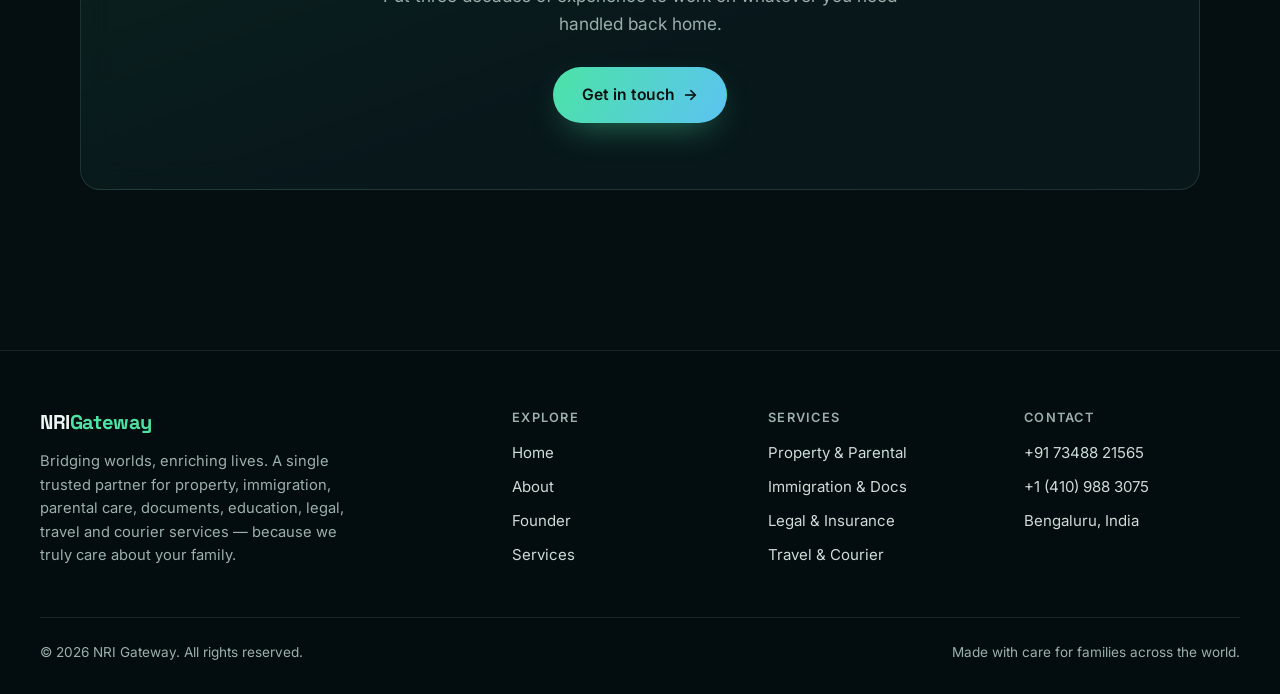
<file: founder.html>
<!DOCTYPE html>
<html lang="en">
<head>
  <meta charset="UTF-8" />
  <meta name="viewport" content="width=device-width, initial-scale=1.0" />
  <title>Founder — NRI Gateway</title>
  <meta name="description" content="Meet Murali Timmaraju, founder of NRI Gateway — three decades of expertise and a world of experience across 35+ countries, guiding Non-Resident Indians with a client-centric approach." />
  <meta property="og:type" content="website" />
  <meta property="og:site_name" content="NRI Gateway" />
  <meta property="og:title" content="Founder — NRI Gateway" />
  <meta property="og:description" content="Meet Murali Timmaraju, founder of NRI Gateway — three decades of expertise and a world of experience across 35+ countries, guiding Non-Resident Indians with a client-centric approach." />
  <meta property="og:image" content="https://chandrusans.github.io/nrigateway/images/og-cover.jpg" />
  <meta name="twitter:card" content="summary_large_image" />
  <link rel="icon" type="image/svg+xml" href="favicon.svg" />
  <link rel="apple-touch-icon" href="favicon.svg" />
  <meta name="theme-color" content="#050f12" />
  <link rel="preconnect" href="https://fonts.googleapis.com" />
  <link rel="preconnect" href="https://fonts.gstatic.com" crossorigin />
  <link href="https://fonts.googleapis.com/css2?family=Space+Grotesk:wght@400;500;600;700&family=Inter:wght@300;400;500;600&display=swap" rel="stylesheet" />
  <link rel="stylesheet" href="styles.css?v=3" />
</head>
<body>
  <a class="skip-link" href="#main">Skip to content</a>
  <div class="bg-grid" aria-hidden="true"></div>
  <div class="bg-orbs" aria-hidden="true"><span class="orb orb-1"></span><span class="orb orb-2"></span><span class="orb orb-3"></span></div>
  <canvas id="particles" aria-hidden="true"></canvas>

  <header class="nav" id="nav">
    <a href="index.html" class="brand">
      <span class="brand-mark">
        <svg viewBox="0 0 32 32" width="26" height="26" aria-hidden="true">
          <path d="M16 2 L28 9 V23 L16 30 L4 23 V9 Z" fill="none" stroke="url(#g1)" stroke-width="1.6"/>
          <path d="M11 21 V12 L21 21 V12" fill="none" stroke="url(#g1)" stroke-width="2" stroke-linecap="round" stroke-linejoin="round"/>
          <defs><linearGradient id="g1" x1="0" y1="0" x2="32" y2="32"><stop offset="0" stop-color="#4be3a6"/><stop offset="1" stop-color="#5cc3f2"/></linearGradient></defs>
        </svg>
      </span>
      <span class="brand-name">NRI<span>Gateway</span></span>
    </a>
    <nav class="nav-links" id="navLinks">
      <a href="index.html">Home</a>
      <a href="about.html">About</a>
      <a href="founder.html" class="active">Founder</a>
      <a href="services.html">Services</a>
      <a href="contact.html" class="nav-cta">Contact</a>
    </nav>
    <button class="nav-toggle" id="navToggle" aria-label="Toggle menu" aria-expanded="false" aria-controls="navLinks"><span></span><span></span><span></span></button>
  </header>

  <!-- Page hero -->
  <section class="page-hero" id="main">
    <span class="eyebrow">✦ Meet the founder</span>
    <h1>Three decades of expertise,<br />a world of experience</h1>
    <p>NRI Gateway is led by a seasoned professional who has lived the global journey first-hand.</p>
  </section>

  <!-- Founder -->
  <section class="section" id="founder">
    <div class="founder-grid">
      <div class="founder-card glass">
        <div class="founder-avatar">MT</div>
        <h3>Murali Timmaraju</h3>
        <p class="founder-role">Founder, NRI Gateway</p>
        <div class="founder-block">
          <h4>Education</h4>
          <ul>
            <li>B.E. in Mechanical Engineering — RV College of Engineering (1981)</li>
            <li>MBA — College of Notre Dame, USA</li>
          </ul>
        </div>
        <div class="founder-block">
          <h4>Expertise</h4>
          <div class="chips">
            <span>Agile &amp; Project Management</span>
            <span>Team Leadership</span>
            <span>Talent Management</span>
          </div>
        </div>
      </div>
      <div class="founder-side">
        <figure class="media-banner">
          <img src="images/travel-journey.jpg" alt="An open road winding through a dramatic landscape" loading="lazy" onerror="this.style.display='none'" />
          <figcaption>
            <h3>35+ countries, every continent</h3>
            <p>From the markets of Baghdad to the temples of India, the Himalayas to the Northern Lights — a lifetime of travel that makes the NRI journey deeply personal.</p>
          </figcaption>
        </figure>
        <div class="founder-why glass">
          <h4>The travel journey</h4>
          <p>“Over the past three decades, I have visited over 35 countries across all continents — from the
            bustling markets of Baghdad to the serene temples of India, from the Dominican rainforest to the
            Northern Lights of Iceland and Norway. I have trekked the Himalayas, sailed the Mediterranean, and
            wandered through the ancient ruins of Babylon.”</p>
        </div>
        <div class="founder-why glass">
          <h4>Why choose me</h4>
          <p>“Choosing me as your guide for NRI services means a dedicated professional who combines expertise,
            personalized attention and a client-centric approach — to ensure your peace of mind as you navigate
            life abroad. Let's embark on this journey together and turn challenges into opportunities.”</p>
        </div>
      </div>
    </div>
  </section>

  <!-- CTA band -->
  <section class="cta-band">
    <div class="cta-inner glass">
      <div class="pulse-ring"></div>
      <h2>Let's work together</h2>
      <p>Put three decades of experience to work on whatever you need handled back home.</p>
      <a href="contact.html" class="btn btn-primary">Get in touch <span>→</span></a>
    </div>
  </section>

  <!-- Footer -->
  <footer class="footer">
    <div class="footer-inner">
      <div class="footer-brand">
        <span class="brand-name">NRI<span>Gateway</span></span>
        <p>Bridging worlds, enriching lives. A single trusted partner for property, immigration, parental care, documents, education, legal, travel and courier services — because we truly care about your family.</p>
      </div>
      <div class="footer-col">
        <h5>Explore</h5>
        <a href="index.html">Home</a>
        <a href="about.html">About</a>
        <a href="founder.html">Founder</a>
        <a href="services.html">Services</a>
      </div>
      <div class="footer-col">
        <h5>Services</h5>
        <a href="services.html">Property &amp; Parental</a>
        <a href="services.html">Immigration &amp; Docs</a>
        <a href="services.html">Legal &amp; Insurance</a>
        <a href="services.html">Travel &amp; Courier</a>
      </div>
      <div class="footer-col">
        <h5>Contact</h5>
        <a href="tel:+917348821565">+91 73488 21565</a>
        <a href="tel:+14109883075">+1 (410) 988 3075</a>
        <a href="contact.html">Bengaluru, India</a>
      </div>
    </div>
    <div class="footer-bottom">
      <span>© <span id="year"></span> NRI Gateway. All rights reserved.</span>
      <span>Made with care for families across the world.</span>
    </div>
  </footer>

  <script src="script.js?v=3"></script>
</body>
</html>
</file>
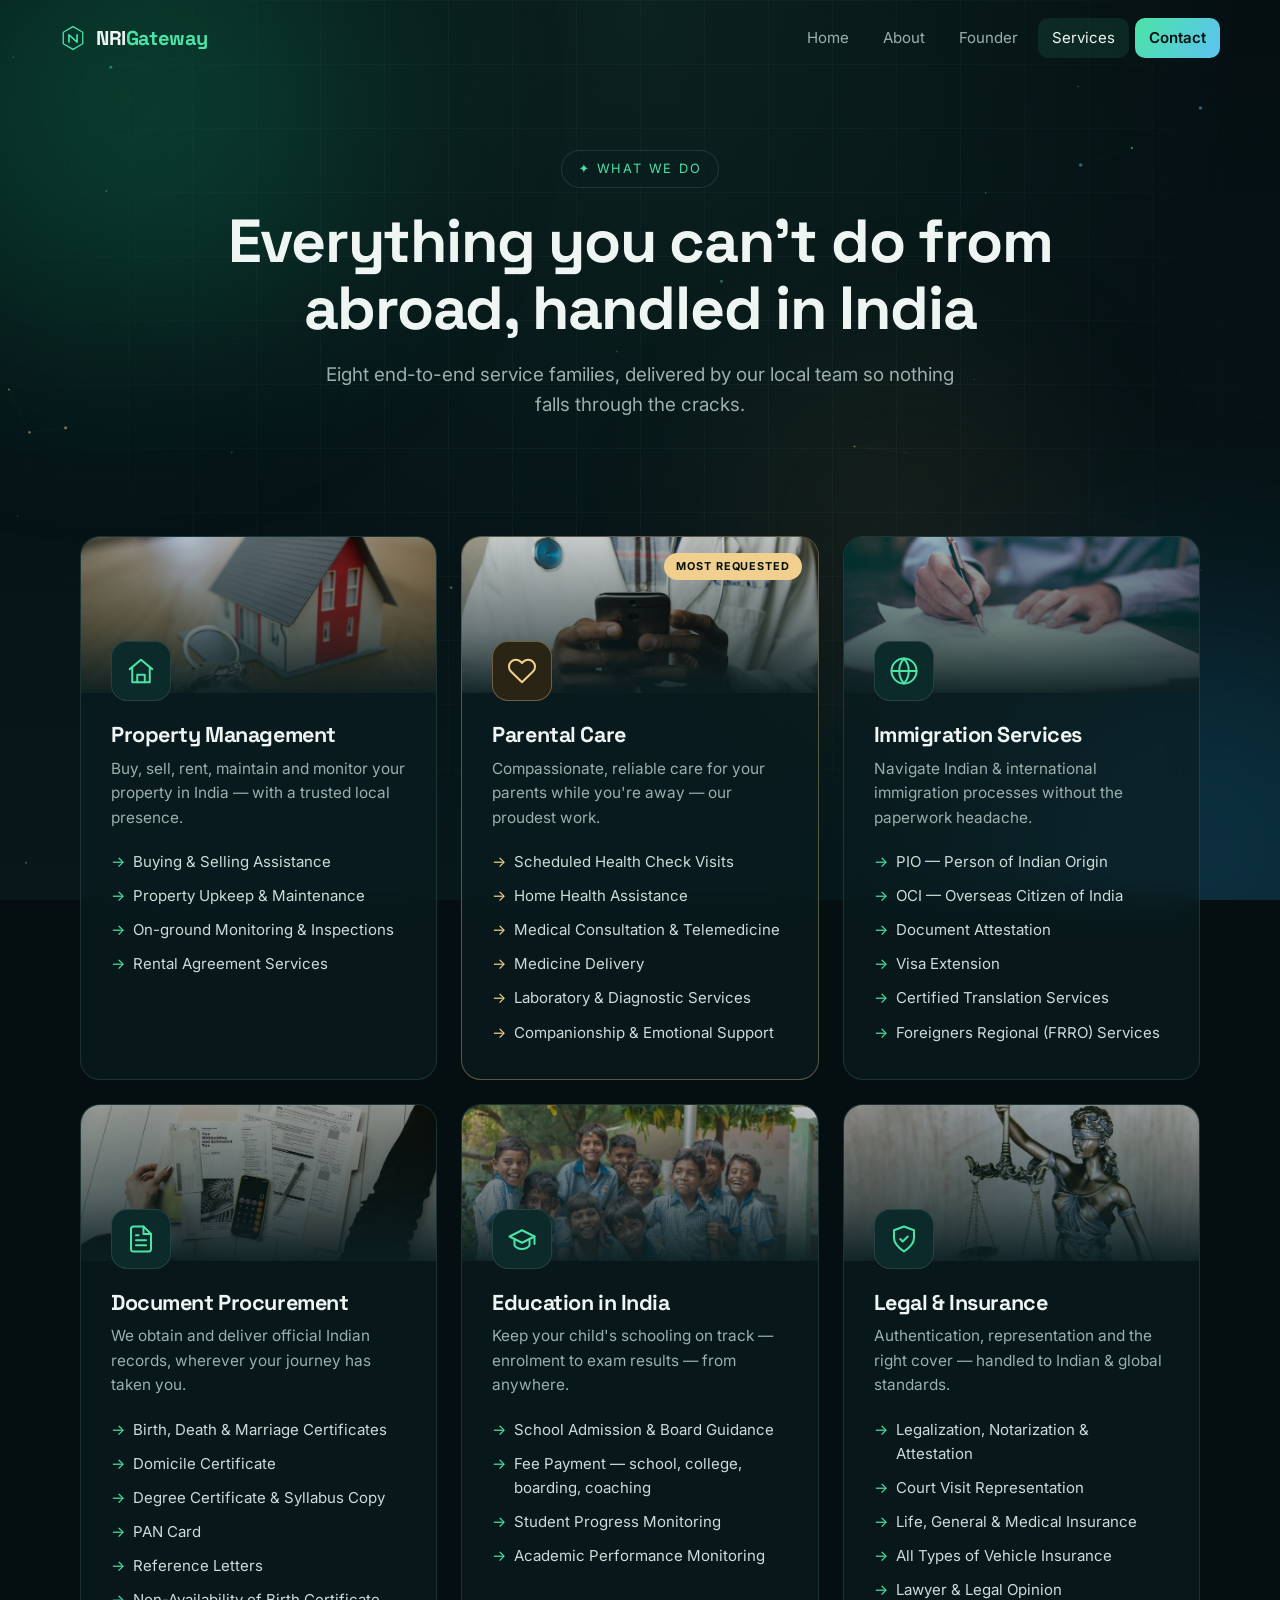
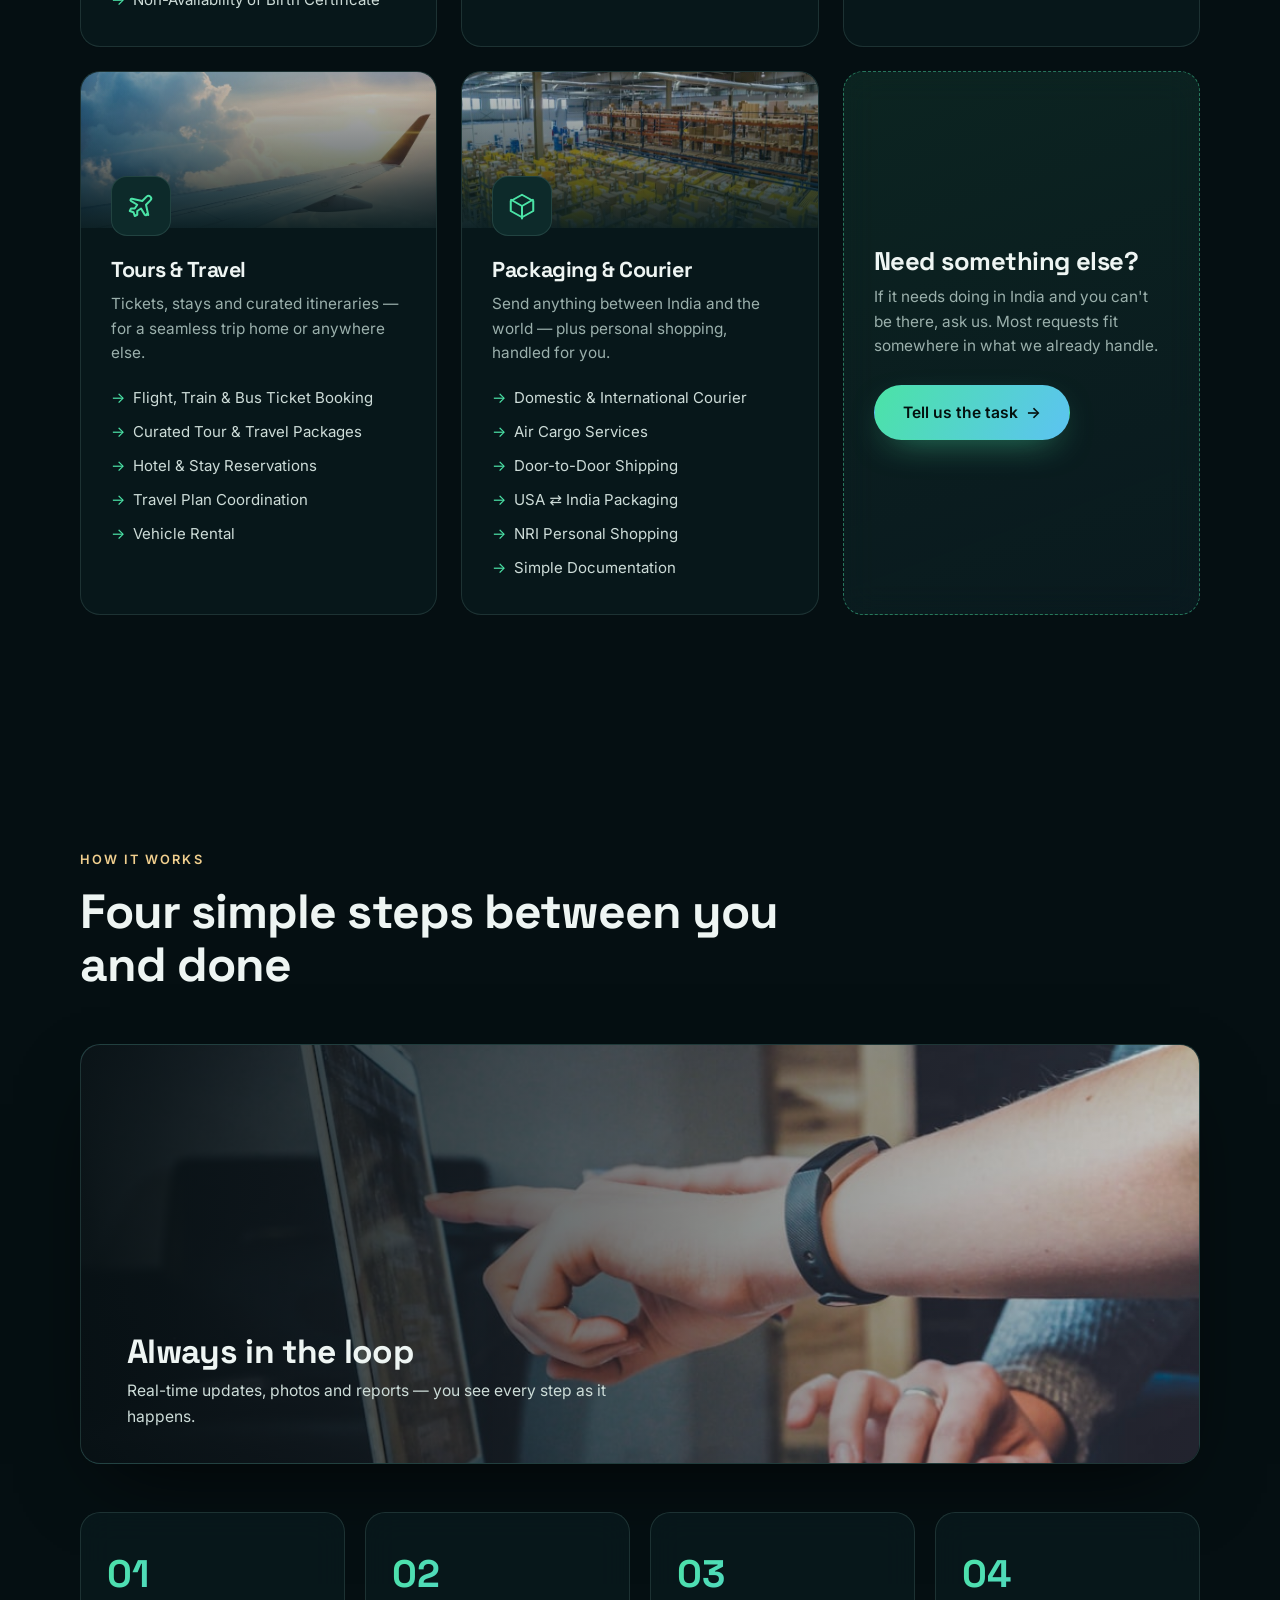
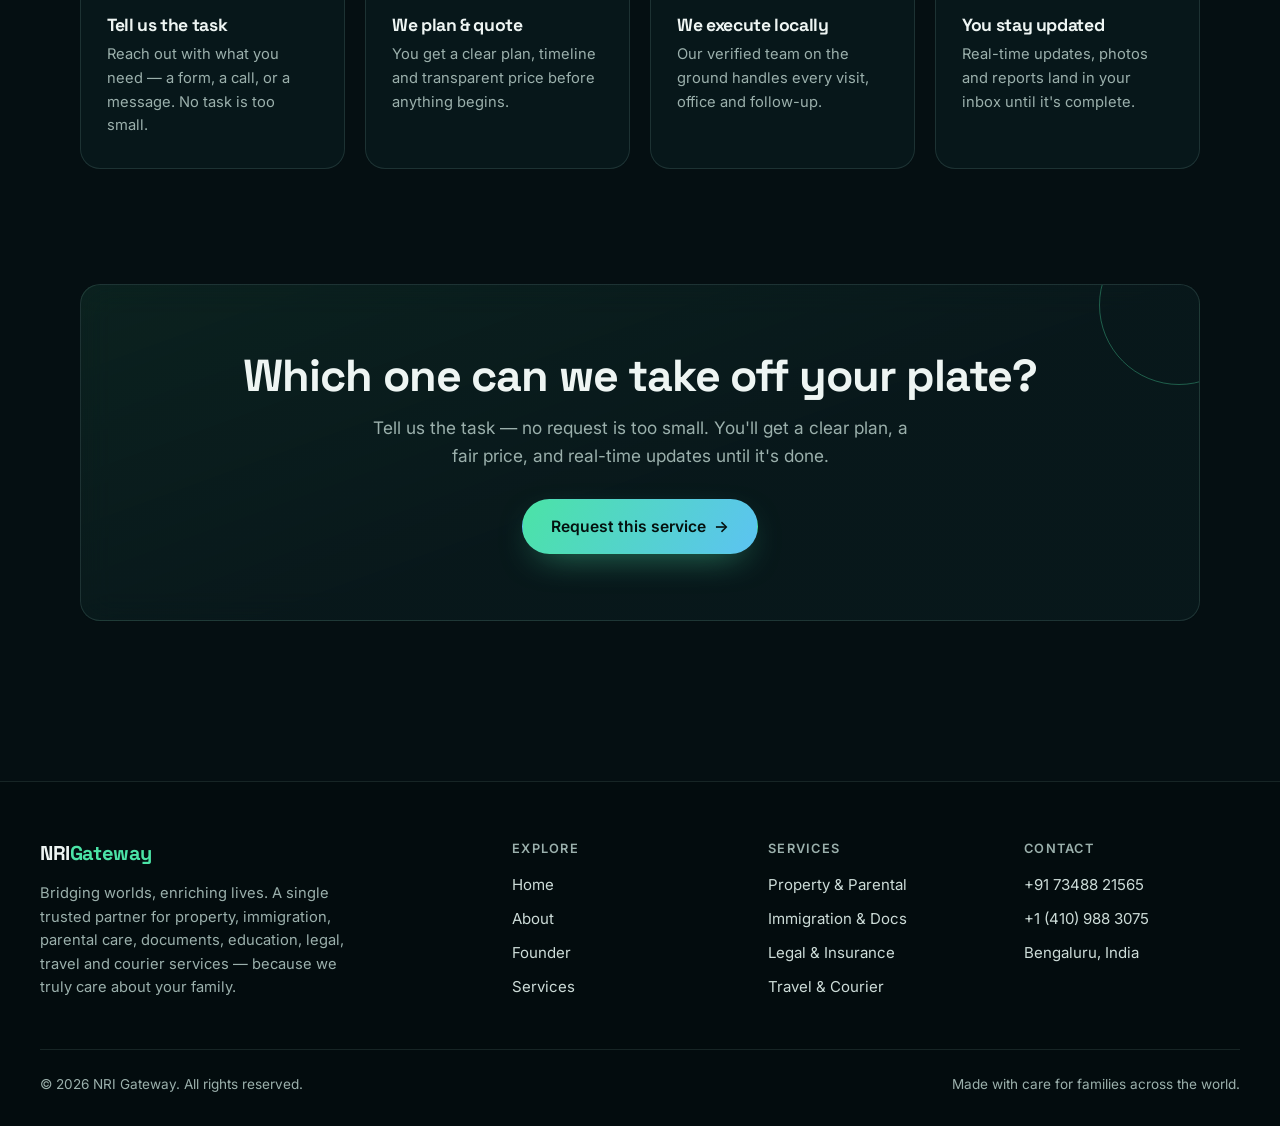
<file: services.html>
<!DOCTYPE html>
<html lang="en">
<head>
  <meta charset="UTF-8" />
  <meta name="viewport" content="width=device-width, initial-scale=1.0" />
  <title>Services — NRI Gateway</title>
  <meta name="description" content="NRI Gateway services: property management, parental care, immigration, document procurement, education, legal & insurance, tours & travel, and packaging & courier — handled end-to-end in India." />
  <meta property="og:type" content="website" />
  <meta property="og:site_name" content="NRI Gateway" />
  <meta property="og:title" content="Services — NRI Gateway" />
  <meta property="og:description" content="NRI Gateway services: property management, parental care, immigration, document procurement, education, legal & insurance, tours & travel, and packaging & courier — handled end-to-end in India." />
  <meta property="og:image" content="https://chandrusans.github.io/nrigateway/images/og-cover.jpg" />
  <meta name="twitter:card" content="summary_large_image" />
  <link rel="icon" type="image/svg+xml" href="favicon.svg" />
  <link rel="apple-touch-icon" href="favicon.svg" />
  <meta name="theme-color" content="#050f12" />
  <link rel="preconnect" href="https://fonts.googleapis.com" />
  <link rel="preconnect" href="https://fonts.gstatic.com" crossorigin />
  <link href="https://fonts.googleapis.com/css2?family=Space+Grotesk:wght@400;500;600;700&family=Inter:wght@300;400;500;600&display=swap" rel="stylesheet" />
  <link rel="stylesheet" href="styles.css?v=3" />
</head>
<body>
  <a class="skip-link" href="#main">Skip to content</a>
  <div class="bg-grid" aria-hidden="true"></div>
  <div class="bg-orbs" aria-hidden="true"><span class="orb orb-1"></span><span class="orb orb-2"></span><span class="orb orb-3"></span></div>
  <canvas id="particles" aria-hidden="true"></canvas>

  <header class="nav" id="nav">
    <a href="index.html" class="brand">
      <span class="brand-mark">
        <svg viewBox="0 0 32 32" width="26" height="26" aria-hidden="true">
          <path d="M16 2 L28 9 V23 L16 30 L4 23 V9 Z" fill="none" stroke="url(#g1)" stroke-width="1.6"/>
          <path d="M11 21 V12 L21 21 V12" fill="none" stroke="url(#g1)" stroke-width="2" stroke-linecap="round" stroke-linejoin="round"/>
          <defs><linearGradient id="g1" x1="0" y1="0" x2="32" y2="32"><stop offset="0" stop-color="#4be3a6"/><stop offset="1" stop-color="#5cc3f2"/></linearGradient></defs>
        </svg>
      </span>
      <span class="brand-name">NRI<span>Gateway</span></span>
    </a>
    <nav class="nav-links" id="navLinks">
      <a href="index.html">Home</a>
      <a href="about.html">About</a>
      <a href="founder.html">Founder</a>
      <a href="services.html" class="active">Services</a>
      <a href="contact.html" class="nav-cta">Contact</a>
    </nav>
    <button class="nav-toggle" id="navToggle" aria-label="Toggle menu" aria-expanded="false" aria-controls="navLinks"><span></span><span></span><span></span></button>
  </header>

  <!-- Page hero -->
  <section class="page-hero" id="main">
    <span class="eyebrow">✦ What we do</span>
    <h1>Everything you can't do from abroad, handled in India</h1>
    <p>Eight end-to-end service families, delivered by our local team so nothing falls through the cracks.</p>
  </section>

  <!-- Services -->
  <section class="section" id="services">
    <div class="services-grid">
      <!-- Property Management -->
      <article class="svc-card glass">
        <div class="svc-media">
          <img src="images/property-management.jpg" alt="A model house with keys" loading="lazy" onerror="this.style.display='none'" />
        </div>
        <div class="svc-icon">
          <svg viewBox="0 0 24 24" width="30" height="30" fill="none" stroke="currentColor" stroke-width="1.6" stroke-linecap="round" stroke-linejoin="round"><path d="M3 10.5 12 3l9 7.5"/><path d="M5 9.5V21h14V9.5"/><path d="M9 21v-6h6v6"/></svg>
        </div>
        <h3>Property Management</h3>
        <p class="svc-desc">Buy, sell, rent, maintain and monitor your property in India — with a trusted local presence.</p>
        <ul>
          <li>Buying &amp; Selling Assistance</li>
          <li>Property Upkeep &amp; Maintenance</li>
          <li>On-ground Monitoring &amp; Inspections</li>
          <li>Rental Agreement Services</li>
        </ul>
      </article>

      <!-- Parental Care (featured) -->
      <article class="svc-card glass featured">
        <span class="svc-badge">Most requested</span>
        <div class="svc-media">
          <img src="images/parental-care-doctor.jpg" alt="Doctor providing medical care" loading="lazy" onerror="this.style.display='none'" />
        </div>
        <div class="svc-icon">
          <svg viewBox="0 0 24 24" width="30" height="30" fill="none" stroke="currentColor" stroke-width="1.6" stroke-linecap="round" stroke-linejoin="round"><path d="M20.8 4.6a5.5 5.5 0 00-7.8 0L12 5.6l-1-1a5.5 5.5 0 10-7.8 7.8l1 1L12 21l7.8-7.6 1-1a5.5 5.5 0 000-7.8z"/></svg>
        </div>
        <h3>Parental Care</h3>
        <p class="svc-desc">Compassionate, reliable care for your parents while you're away — our proudest work.</p>
        <ul>
          <li>Scheduled Health Check Visits</li>
          <li>Home Health Assistance</li>
          <li>Medical Consultation &amp; Telemedicine</li>
          <li>Medicine Delivery</li>
          <li>Laboratory &amp; Diagnostic Services</li>
          <li>Companionship &amp; Emotional Support</li>
        </ul>
      </article>

      <!-- Immigration -->
      <article class="svc-card glass">
        <div class="svc-media">
          <img src="images/immigration-documents.jpg" alt="Signing official documents" loading="lazy" onerror="this.style.display='none'" />
        </div>
        <div class="svc-icon">
          <svg viewBox="0 0 24 24" width="30" height="30" fill="none" stroke="currentColor" stroke-width="1.6" stroke-linecap="round" stroke-linejoin="round"><path d="M12 2a10 10 0 100 20 10 10 0 000-20z"/><path d="M2 12h20M12 2a15 15 0 010 20M12 2a15 15 0 000 20"/></svg>
        </div>
        <h3>Immigration Services</h3>
        <p class="svc-desc">Navigate Indian &amp; international immigration processes without the paperwork headache.</p>
        <ul>
          <li>PIO — Person of Indian Origin</li>
          <li>OCI — Overseas Citizen of India</li>
          <li>Document Attestation</li>
          <li>Visa Extension</li>
          <li>Certified Translation Services</li>
          <li>Foreigners Regional (FRRO) Services</li>
        </ul>
      </article>

      <!-- Document Procurement -->
      <article class="svc-card glass">
        <div class="svc-media">
          <img src="images/document-procurement.jpg" alt="Official paperwork and forms" loading="lazy" onerror="this.style.display='none'" />
        </div>
        <div class="svc-icon">
          <svg viewBox="0 0 24 24" width="30" height="30" fill="none" stroke="currentColor" stroke-width="1.6" stroke-linecap="round" stroke-linejoin="round"><path d="M14 2H6a2 2 0 00-2 2v16a2 2 0 002 2h12a2 2 0 002-2V8z"/><path d="M14 2v6h6"/><path d="M8 13h8M8 17h8M8 9h2"/></svg>
        </div>
        <h3>Document Procurement</h3>
        <p class="svc-desc">We obtain and deliver official Indian records, wherever your journey has taken you.</p>
        <ul>
          <li>Birth, Death &amp; Marriage Certificates</li>
          <li>Domicile Certificate</li>
          <li>Degree Certificate &amp; Syllabus Copy</li>
          <li>PAN Card</li>
          <li>Reference Letters</li>
          <li>Non-Availability of Birth Certificate</li>
        </ul>
      </article>

      <!-- Education -->
      <article class="svc-card glass">
        <div class="svc-media">
          <img src="images/education-students.jpg" alt="Smiling schoolchildren in uniform in India" loading="lazy" onerror="this.style.display='none'" />
        </div>
        <div class="svc-icon">
          <svg viewBox="0 0 24 24" width="30" height="30" fill="none" stroke="currentColor" stroke-width="1.6" stroke-linecap="round" stroke-linejoin="round"><path d="M22 10L12 5 2 10l10 5 10-5z"/><path d="M6 12v5c0 1 3 3 6 3s6-2 6-3v-5"/><path d="M22 10v6"/></svg>
        </div>
        <h3>Education in India</h3>
        <p class="svc-desc">Keep your child's schooling on track — enrolment to exam results — from anywhere.</p>
        <ul>
          <li>School Admission &amp; Board Guidance</li>
          <li>Fee Payment — school, college, boarding, coaching</li>
          <li>Student Progress Monitoring</li>
          <li>Academic Performance Monitoring</li>
        </ul>
      </article>

      <!-- Legal & Insurance -->
      <article class="svc-card glass">
        <div class="svc-media">
          <img src="images/legal-insurance.jpg" alt="Statue of Lady Justice holding scales" loading="lazy" onerror="this.style.display='none'" />
        </div>
        <div class="svc-icon">
          <svg viewBox="0 0 24 24" width="30" height="30" fill="none" stroke="currentColor" stroke-width="1.6" stroke-linecap="round" stroke-linejoin="round"><path d="M12 2l8 3v6c0 5-3.5 8-8 11-4.5-3-8-6-8-11V5z"/><path d="M9 12l2 2 4-4"/></svg>
        </div>
        <h3>Legal &amp; Insurance</h3>
        <p class="svc-desc">Authentication, representation and the right cover — handled to Indian &amp; global standards.</p>
        <ul>
          <li>Legalization, Notarization &amp; Attestation</li>
          <li>Court Visit Representation</li>
          <li>Life, General &amp; Medical Insurance</li>
          <li>All Types of Vehicle Insurance</li>
          <li>Lawyer &amp; Legal Opinion</li>
        </ul>
      </article>

      <!-- Tours & Travel -->
      <article class="svc-card glass">
        <div class="svc-media">
          <img src="images/tours-travel.jpg" alt="Airplane wing above the clouds at sunset" loading="lazy" onerror="this.style.display='none'" />
        </div>
        <div class="svc-icon">
          <svg viewBox="0 0 24 24" width="30" height="30" fill="none" stroke="currentColor" stroke-width="1.6" stroke-linecap="round" stroke-linejoin="round"><path d="M17.8 19.2 16 11l3.5-3.5a2.1 2.1 0 00-3-3L13 8 4.8 6.2a1 1 0 00-.9 1.7L9 11l-2 3H4l-1 2 3 1 1 3 2-1v-3l3-2 3.1 5.1a1 1 0 001.7-.9z"/></svg>
        </div>
        <h3>Tours &amp; Travel</h3>
        <p class="svc-desc">Tickets, stays and curated itineraries — for a seamless trip home or anywhere else.</p>
        <ul>
          <li>Flight, Train &amp; Bus Ticket Booking</li>
          <li>Curated Tour &amp; Travel Packages</li>
          <li>Hotel &amp; Stay Reservations</li>
          <li>Travel Plan Coordination</li>
          <li>Vehicle Rental</li>
        </ul>
      </article>

      <!-- Packaging & Courier -->
      <article class="svc-card glass">
        <div class="svc-media">
          <img src="images/packaging-courier.jpg" alt="A warehouse filled with parcels ready to ship" loading="lazy" onerror="this.style.display='none'" />
        </div>
        <div class="svc-icon">
          <svg viewBox="0 0 24 24" width="30" height="30" fill="none" stroke="currentColor" stroke-width="1.6" stroke-linecap="round" stroke-linejoin="round"><path d="M21 16V8l-9-5-9 5v8l9 5 9-5z"/><path d="M3.3 7 12 12l8.7-5M12 22V12"/></svg>
        </div>
        <h3>Packaging &amp; Courier</h3>
        <p class="svc-desc">Send anything between India and the world — plus personal shopping, handled for you.</p>
        <ul>
          <li>Domestic &amp; International Courier</li>
          <li>Air Cargo Services</li>
          <li>Door-to-Door Shipping</li>
          <li>USA ⇄ India Packaging</li>
          <li>NRI Personal Shopping</li>
          <li>Simple Documentation</li>
        </ul>
      </article>

      <!-- Anything else -->
      <article class="svc-card svc-more glass">
        <h3>Need something else?</h3>
        <p class="svc-desc">If it needs doing in India and you can't be there, ask us. Most requests fit somewhere in what we already handle.</p>
        <a href="contact.html" class="btn btn-primary">Tell us the task <span>→</span></a>
      </article>
    </div>
  </section>

  <!-- How it works -->
  <section class="section" id="process">
    <div class="section-head">
      <span class="tag">How it works</span>
      <h2>Four simple steps between you and done</h2>
    </div>
    <figure class="media-banner">
      <img src="images/process-consult.jpg" alt="Reviewing progress together on a laptop" loading="lazy" onerror="this.style.display='none'" />
      <figcaption>
        <h3>Always in the loop</h3>
        <p>Real-time updates, photos and reports — you see every step as it happens.</p>
      </figcaption>
    </figure>
    <div class="steps">
      <div class="step glass"><span class="step-no">01</span><h4>Tell us the task</h4><p>Reach out with what you need — a form, a call, or a message. No task is too small.</p></div>
      <div class="step glass"><span class="step-no">02</span><h4>We plan &amp; quote</h4><p>You get a clear plan, timeline and transparent price before anything begins.</p></div>
      <div class="step glass"><span class="step-no">03</span><h4>We execute locally</h4><p>Our verified team on the ground handles every visit, office and follow-up.</p></div>
      <div class="step glass"><span class="step-no">04</span><h4>You stay updated</h4><p>Real-time updates, photos and reports land in your inbox until it's complete.</p></div>
    </div>
  </section>

  <!-- CTA band -->
  <section class="cta-band">
    <div class="cta-inner glass">
      <div class="pulse-ring"></div>
      <h2>Which one can we take off your plate?</h2>
      <p>Tell us the task — no request is too small. You'll get a clear plan, a fair price, and real-time updates until it's done.</p>
      <a href="contact.html" class="btn btn-primary">Request this service <span>→</span></a>
    </div>
  </section>

  <!-- Footer -->
  <footer class="footer">
    <div class="footer-inner">
      <div class="footer-brand">
        <span class="brand-name">NRI<span>Gateway</span></span>
        <p>Bridging worlds, enriching lives. A single trusted partner for property, immigration, parental care, documents, education, legal, travel and courier services — because we truly care about your family.</p>
      </div>
      <div class="footer-col">
        <h5>Explore</h5>
        <a href="index.html">Home</a>
        <a href="about.html">About</a>
        <a href="founder.html">Founder</a>
        <a href="services.html">Services</a>
      </div>
      <div class="footer-col">
        <h5>Services</h5>
        <a href="services.html">Property &amp; Parental</a>
        <a href="services.html">Immigration &amp; Docs</a>
        <a href="services.html">Legal &amp; Insurance</a>
        <a href="services.html">Travel &amp; Courier</a>
      </div>
      <div class="footer-col">
        <h5>Contact</h5>
        <a href="tel:+917348821565">+91 73488 21565</a>
        <a href="tel:+14109883075">+1 (410) 988 3075</a>
        <a href="contact.html">Bengaluru, India</a>
      </div>
    </div>
    <div class="footer-bottom">
      <span>© <span id="year"></span> NRI Gateway. All rights reserved.</span>
      <span>Made with care for families across the world.</span>
    </div>
  </footer>

  <script src="script.js?v=3"></script>
</body>
</html>
</file>
<file: styles.css>
/* NRI Gateway — dark theme built on the brand's green + blue, with warm cream-gold accents */
:root {
  --bg: #050f12;
  --bg-2: #07171a;
  --surface: #0b1e21;
  --ink: #eef5f3;
  --text-2: #cddcd8;
  --muted: #9bb0ac;
  --line: rgba(160, 220, 205, 0.12);
  --glass: rgba(11, 30, 33, 0.62);
  --glass-brd: rgba(160, 220, 205, 0.14);
  --c1: #4be3a6;                       /* emerald — primary accent */
  --c2: #5cc3f2;                       /* sky — secondary accent */
  --gold: #f1cf8e;                     /* warm cream-gold — labels, featured */
  --c1-soft: rgba(75, 227, 166, 0.1);
  --c1-line: rgba(75, 227, 166, 0.45);
  --gold-soft: rgba(241, 207, 142, 0.1);
  --gold-line: rgba(241, 207, 142, 0.35);
  --grad: linear-gradient(120deg, #4be3a6 0%, #5cc3f2 100%);
  --on-accent: #04110f;
  --radius: 20px;
  --maxw: 1200px;
  --shadow: 0 30px 80px -30px rgba(0, 0, 0, 0.8);
}

* { margin: 0; padding: 0; box-sizing: border-box; }
html { scroll-behavior: smooth; }
body {
  font-family: "Inter", system-ui, sans-serif;
  background: var(--bg);
  color: var(--ink);
  line-height: 1.6;
  overflow-x: hidden;
  -webkit-font-smoothing: antialiased;
}
h1, h2, h3, h4, h5, .brand-name { font-family: "Space Grotesk", sans-serif; letter-spacing: -0.02em; line-height: 1.1; }
a { color: inherit; text-decoration: none; }
img, iframe { max-width: 100%; }

:focus-visible { outline: 2px solid var(--c1); outline-offset: 3px; border-radius: 6px; }
.skip-link {
  position: fixed; top: 10px; left: 10px; z-index: 200; padding: 10px 16px; border-radius: 10px;
  background: var(--c1); color: var(--on-accent); font-weight: 600; transform: translateY(-200%);
}
.skip-link:focus { transform: none; }

.grad-text {
  background: var(--grad);
  -webkit-background-clip: text; background-clip: text;
  -webkit-text-fill-color: transparent; color: transparent;
}

/* ---------- Background ---------- */
.bg-grid {
  position: fixed; inset: 0; z-index: -3;
  background:
    radial-gradient(circle at 50% 0%, rgba(75, 227, 166, 0.09), transparent 55%),
    linear-gradient(180deg, var(--bg) 0%, var(--bg-2) 100%);
}
.bg-grid::after {
  content: ""; position: absolute; inset: 0;
  background-image:
    linear-gradient(rgba(160, 220, 205, 0.04) 1px, transparent 1px),
    linear-gradient(90deg, rgba(160, 220, 205, 0.04) 1px, transparent 1px);
  background-size: 64px 64px;
  -webkit-mask-image: radial-gradient(ellipse at 50% 30%, #000 35%, transparent 80%);
  mask-image: radial-gradient(ellipse at 50% 30%, #000 35%, transparent 80%);
}
.bg-orbs { position: fixed; inset: 0; z-index: -2; overflow: hidden; }
.orb { position: absolute; border-radius: 50%; filter: blur(110px); }
.orb-1 { width: 480px; height: 480px; background: #159a6c; opacity: 0.3; top: -140px; left: -120px; animation: float1 20s ease-in-out infinite; }
.orb-2 { width: 440px; height: 440px; background: #1f7fb5; opacity: 0.26; bottom: -160px; right: -140px; animation: float2 24s ease-in-out infinite; }
.orb-3 { width: 320px; height: 320px; background: #c9a15a; opacity: 0.1; top: 42%; left: 58%; animation: float1 28s ease-in-out infinite reverse; }
@keyframes float1 { 0%,100% { transform: translate(0,0); } 50% { transform: translate(60px, 50px); } }
@keyframes float2 { 0%,100% { transform: translate(0,0); } 50% { transform: translate(-50px, -40px); } }
#particles { position: fixed; inset: 0; z-index: -1; pointer-events: none; }

/* ---------- Surfaces ---------- */
.glass {
  background: var(--glass);
  border: 1px solid var(--glass-brd);
  backdrop-filter: blur(16px);
  -webkit-backdrop-filter: blur(16px);
  border-radius: var(--radius);
}

/* ---------- Nav ---------- */
.nav {
  position: fixed; top: 0; left: 0; right: 0; z-index: 100;
  display: flex; align-items: center; justify-content: space-between;
  padding: 18px clamp(20px, 5vw, 60px);
  transition: padding 0.3s;
}
/* The blur lives on a pseudo-element: a backdrop-filter on .nav itself would trap the fixed mobile drawer inside the bar. */
.nav::before {
  content: ""; position: absolute; inset: 0; z-index: -1;
  border-bottom: 1px solid transparent; transition: background 0.3s, border-color 0.3s;
}
.nav.scrolled { padding-top: 12px; padding-bottom: 12px; }
.nav.scrolled::before {
  background: rgba(5, 15, 18, 0.8);
  backdrop-filter: blur(16px); -webkit-backdrop-filter: blur(16px);
  border-bottom-color: var(--line);
}
.brand { display: flex; align-items: center; gap: 10px; }
.brand-mark { display: grid; place-items: center; }
.brand-name { font-weight: 700; font-size: 1.25rem; }
.brand-name span { color: var(--c1); }
.nav-links { display: flex; align-items: center; gap: 6px; }
.nav-links a { padding: 8px 14px; font-size: 0.94rem; color: var(--muted); border-radius: 10px; transition: color 0.2s, background 0.2s; }
.nav-links a:hover { color: var(--ink); }
.nav-links a.active:not(.nav-cta) { color: var(--ink); background: var(--c1-soft); }
.nav-cta { background: var(--grad); color: var(--on-accent) !important; font-weight: 600; }
.nav-cta:hover { filter: brightness(1.08); }
.nav-toggle { display: none; flex-direction: column; gap: 5px; background: none; border: 0; cursor: pointer; padding: 10px; }
.nav-toggle span { width: 24px; height: 2px; background: var(--ink); border-radius: 2px; transition: 0.3s; }
.nav-toggle.open span:nth-child(1) { transform: translateY(7px) rotate(45deg); }
.nav-toggle.open span:nth-child(2) { opacity: 0; }
.nav-toggle.open span:nth-child(3) { transform: translateY(-7px) rotate(-45deg); }

/* ---------- Hero ---------- */
.hero {
  min-height: 100svh; display: flex; flex-direction: column; align-items: center; justify-content: center;
  text-align: center; padding: 120px 20px 80px; position: relative;
}
.hero-inner { max-width: 900px; }
.eyebrow {
  display: inline-block; font-size: 0.8rem; letter-spacing: 0.14em; text-transform: uppercase;
  color: var(--c1); padding: 8px 16px; border: 1px solid var(--glass-brd);
  border-radius: 100px; background: var(--glass); margin-bottom: 28px;
}
.hero-title { font-size: clamp(2.6rem, 7vw, 5.4rem); font-weight: 700; margin-bottom: 24px; }
.hero-sub { font-size: clamp(1rem, 2vw, 1.22rem); color: var(--muted); max-width: 680px; margin: 0 auto 40px; }
.hero-sub strong { color: var(--ink); font-weight: 600; }
.hero-sub em { color: var(--gold); font-style: normal; }
.hero-actions { display: flex; gap: 14px; justify-content: center; flex-wrap: wrap; margin-bottom: 60px; }

.btn {
  display: inline-flex; align-items: center; gap: 8px; padding: 14px 28px;
  border-radius: 100px; font-weight: 600; font-size: 0.98rem; cursor: pointer;
  border: 1px solid transparent; transition: transform 0.2s, box-shadow 0.2s, filter 0.2s, border-color 0.2s;
}
.btn span { transition: transform 0.2s; }
.btn:hover span { transform: translateX(4px); }
.btn-primary { background: var(--grad); color: var(--on-accent); box-shadow: 0 12px 36px -16px rgba(75, 227, 166, 0.7); }
.btn-primary:hover { transform: translateY(-2px); filter: brightness(1.06); }
.btn-ghost { background: var(--glass); border-color: var(--glass-brd); color: var(--ink); }
.btn-ghost:hover { transform: translateY(-2px); border-color: var(--c1-line); }
.btn.full { width: 100%; justify-content: center; }

.hero-stats { display: flex; gap: clamp(20px, 5vw, 56px); justify-content: center; flex-wrap: wrap; }
.hero-stats div { display: flex; flex-direction: column; max-width: 150px; }
.hero-stats b { font-family: "Space Grotesk"; font-size: clamp(1.8rem, 4vw, 2.8rem); line-height: 1.15; background: var(--grad); -webkit-background-clip: text; background-clip: text; -webkit-text-fill-color: transparent; }
.hero-stats span { font-size: 0.82rem; color: var(--muted); letter-spacing: 0.02em; line-height: 1.35; }
.hero-scroll { position: absolute; bottom: 26px; left: 50%; transform: translateX(-50%); font-size: 0.72rem; letter-spacing: 0.2em; text-transform: uppercase; color: var(--muted); display: flex; flex-direction: column; align-items: center; gap: 8px; }
.hero-scroll span { width: 1px; height: 34px; background: linear-gradient(var(--c1), transparent); animation: scrolldot 1.8s ease-in-out infinite; }
@keyframes scrolldot { 0%,100% { opacity: 0.3; transform: scaleY(0.6); } 50% { opacity: 1; transform: scaleY(1); } }

/* ---------- Sections ---------- */
.section { max-width: var(--maxw); margin: 0 auto; padding: clamp(64px, 9vw, 120px) clamp(20px, 5vw, 40px); }
.section-head { max-width: 760px; margin-bottom: 52px; }
.tag.center { text-align: center; margin-left: auto; margin-right: auto; }
.tag { display: inline-block; font-size: 0.8rem; letter-spacing: 0.16em; text-transform: uppercase; color: var(--gold); margin-bottom: 16px; font-weight: 600; }
.section-head h2 { font-size: clamp(1.8rem, 4vw, 3rem); font-weight: 700; }
.section-lead { color: var(--muted); margin-top: 16px; font-size: 1.05rem; }

.reveal { opacity: 0; transform: translateY(32px); transition: opacity 0.7s ease, transform 0.7s ease; }
.reveal.in { opacity: 1; transform: none; }

/* ---------- Page hero (interior pages) ---------- */
.page-hero { max-width: var(--maxw); margin: 0 auto; padding: 150px clamp(20px,5vw,40px) 0; text-align: center; }
.page-hero .eyebrow { margin-bottom: 20px; }
.page-hero h1 { font-size: clamp(2.2rem, 5.5vw, 3.8rem); margin: 0 auto 18px; max-width: 900px; }
.page-hero p { color: var(--muted); max-width: 660px; margin: 0 auto; font-size: clamp(1rem,2vw,1.18rem); }

/* ---------- About ---------- */
.about-grid { display: grid; grid-template-columns: 1.15fr 0.85fr; gap: 40px; align-items: start; }
.about-text p { color: var(--muted); margin-bottom: 18px; font-size: 1.05rem; }
.about-text strong { color: var(--ink); }
.about-text em { color: var(--gold); font-style: normal; }
.check-list { list-style: none; margin-top: 24px; display: grid; gap: 12px; }
.check-list li { position: relative; padding-left: 34px; color: var(--ink); }
.check-list li::before { content: "✓"; position: absolute; left: 0; top: 1px; width: 22px; height: 22px; display: grid; place-items: center; border-radius: 50%; background: var(--c1-soft); border: 1px solid var(--c1-line); color: var(--c1); font-size: 0.75rem; font-weight: 700; }
.about-card { padding: 34px; position: relative; overflow: hidden; }
.about-card-img { width: 100%; height: 170px; object-fit: cover; border-radius: 14px; margin-bottom: 20px; border: 1px solid var(--glass-brd); }
.about-card h3 { font-size: 1.4rem; margin-bottom: 14px; }
.about-card p { color: var(--muted); }
.about-signature { margin-top: 20px; color: var(--gold); font-weight: 600; }
.pulse-ring { position: absolute; top: -60px; right: -60px; width: 160px; height: 160px; border-radius: 50%; border: 1px solid var(--c1); opacity: 0.35; animation: pulse 4s ease-out infinite; pointer-events: none; }
@keyframes pulse { 0% { transform: scale(0.8); opacity: 0.45; } 100% { transform: scale(1.6); opacity: 0; } }

.home-about { display: grid; grid-template-columns: 1fr 1fr; gap: 40px; align-items: center; }
.home-about .ha-text h2 { font-size: clamp(1.6rem,4vw,2.6rem); margin-bottom: 18px; }
.home-about .ha-text p { color: var(--muted); font-size: 1.05rem; margin-bottom: 24px; }

/* ---------- Services ---------- */
.services-grid { display: grid; grid-template-columns: repeat(3, 1fr); gap: 24px; }
.svc-card { padding: 34px 30px; position: relative; overflow: hidden; transition: transform 0.3s, border-color 0.3s, box-shadow 0.3s; }
.svc-card:hover { transform: translateY(-6px); border-color: var(--c1-line); box-shadow: var(--shadow); }
.svc-card.featured { border-color: var(--gold-line); }
.svc-badge { position: absolute; top: 16px; right: 16px; z-index: 3; font-size: 0.68rem; letter-spacing: 0.08em; text-transform: uppercase; padding: 5px 12px; border-radius: 100px; background: var(--gold); color: var(--on-accent); font-weight: 700; }
.svc-icon { width: 60px; height: 60px; border-radius: 16px; display: grid; place-items: center; background: #0d2a2a; border: 1px solid var(--glass-brd); color: var(--c1); margin-bottom: 22px; }
.svc-card.featured .svc-icon { color: var(--gold); background: #2a2415; border-color: var(--gold-line); }
.svc-card h3 { font-size: 1.35rem; margin-bottom: 10px; }
.svc-desc { color: var(--muted); font-size: 0.96rem; margin-bottom: 20px; }
.svc-card ul { list-style: none; display: grid; gap: 10px; }
.svc-card ul li { position: relative; padding-left: 22px; font-size: 0.94rem; color: var(--text-2); }
.svc-card ul li::before { content: "→"; position: absolute; left: 0; color: var(--c1); }
.svc-card.featured ul li::before { color: var(--gold); }

.svc-media { position: relative; height: 156px; margin: -34px -30px 0; overflow: hidden; background: linear-gradient(120deg, #0e2a2c, #07171a); }
.svc-media img { width: 100%; height: 100%; object-fit: cover; opacity: 0.85; transition: transform 0.6s ease; }
.svc-card:hover .svc-media img { transform: scale(1.06); }
.svc-media::after { content: ""; position: absolute; inset: 0; background: linear-gradient(180deg, rgba(5,15,18,0.05) 0%, rgba(11,30,33,0.5) 60%, rgba(11,30,33,0.95) 100%); }
.svc-card .svc-icon { margin-top: -52px; position: relative; z-index: 2; }

.svc-more { display: flex; flex-direction: column; justify-content: center; align-items: flex-start; background: linear-gradient(160deg, rgba(75,227,166,0.1), rgba(92,195,242,0.06)); border-style: dashed; border-color: var(--c1-line); }
.svc-more h3 { font-size: 1.6rem; }
.svc-more .svc-desc { margin-bottom: 26px; }

.svc-preview { display: grid; grid-template-columns: repeat(4, 1fr); gap: 18px; }
.svc-preview a { padding: 26px 22px; display: block; transition: transform 0.3s, border-color 0.3s, box-shadow 0.3s; }
.svc-preview a:hover { transform: translateY(-6px); border-color: var(--c1-line); box-shadow: var(--shadow); }
.svc-preview .pv-ico { width: 50px; height: 50px; border-radius: 13px; display: grid; place-items: center; background: var(--c1-soft); border: 1px solid var(--glass-brd); color: var(--c1); margin-bottom: 16px; }
.svc-preview h4 { font-size: 1.08rem; margin-bottom: 7px; }
.svc-preview p { color: var(--muted); font-size: 0.88rem; line-height: 1.5; }

/* ---------- Steps ---------- */
.steps { display: grid; grid-template-columns: repeat(4, 1fr); gap: 20px; }
.step { padding: 30px 26px; position: relative; overflow: hidden; }
.step-no { font-family: "Space Grotesk"; font-size: 2.4rem; font-weight: 700; background: var(--grad); -webkit-background-clip: text; background-clip: text; -webkit-text-fill-color: transparent; display: block; margin-bottom: 12px; }
.step h4 { font-size: 1.1rem; margin-bottom: 8px; }
.step p { color: var(--muted); font-size: 0.92rem; }

/* ---------- Vision ---------- */
.vision-inner { max-width: 860px; margin: 0 auto; text-align: center; padding: clamp(40px, 6vw, 70px); position: relative; overflow: hidden; }
.vision-quote { font-size: clamp(1.6rem, 4vw, 2.8rem); margin: 20px 0 20px; font-weight: 700; }
.vision-inner p { color: var(--muted); max-width: 560px; margin: 0 auto; font-size: 1.08rem; }

/* ---------- Regions ---------- */
.regions { display: flex; flex-wrap: wrap; gap: 14px; }
.regions span { padding: 14px 24px; font-weight: 500; color: var(--text-2); }
.regions span.home-base { border-color: var(--gold-line); color: var(--gold); }

/* ---------- Founder ---------- */
.founder-grid { display: grid; grid-template-columns: 0.9fr 1.1fr; gap: 28px; align-items: start; }
.founder-card { padding: 38px 34px; text-align: center; position: relative; overflow: hidden; }
.founder-avatar {
  width: 96px; height: 96px; margin: 0 auto 18px; border-radius: 50%;
  display: grid; place-items: center; font-family: "Space Grotesk"; font-weight: 700; font-size: 2rem;
  color: var(--on-accent); background: var(--grad); box-shadow: 0 12px 40px -12px rgba(75,227,166,0.6);
}
.founder-card h3 { font-size: 1.5rem; margin-bottom: 4px; }
.founder-role { color: var(--c1); font-weight: 600; margin-bottom: 26px; font-size: 0.95rem; }
.founder-block { text-align: left; margin-bottom: 22px; }
.founder-block h4, .founder-why h4 { font-family: "Inter", sans-serif; font-size: 0.8rem; letter-spacing: 0.12em; text-transform: uppercase; color: var(--gold); margin-bottom: 12px; font-weight: 600; }
.founder-block ul { list-style: none; display: grid; gap: 10px; }
.founder-block ul li { position: relative; padding-left: 22px; font-size: 0.94rem; color: var(--text-2); }
.founder-block ul li::before { content: "◆"; position: absolute; left: 0; color: var(--c1); font-size: 0.7rem; top: 3px; }
.chips { display: flex; flex-wrap: wrap; gap: 10px; }
.chips span { padding: 8px 15px; border-radius: 100px; font-size: 0.85rem; color: var(--text-2); background: var(--c1-soft); border: 1px solid var(--glass-brd); }
.founder-side { display: grid; gap: 24px; }
.founder-side .media-banner { margin-bottom: 0; aspect-ratio: 16 / 7; }
.founder-why { padding: 30px 32px; }
.founder-why p { color: var(--text-2); font-size: 1.05rem; line-height: 1.7; }

/* ---------- Contact ---------- */
.contact-grid { display: grid; grid-template-columns: 0.9fr 1.1fr; gap: 30px; }
.contact-info { display: grid; gap: 16px; align-content: start; }
.ci-item { display: flex; gap: 16px; padding: 22px 24px; align-items: flex-start; }
.ci-ico { flex: none; width: 44px; height: 44px; border-radius: 12px; display: grid; place-items: center; background: var(--c1-soft); border: 1px solid var(--glass-brd); color: var(--c1); }
.ci-item h4 { font-size: 1.05rem; margin-bottom: 6px; }
.ci-item p { color: var(--muted); font-size: 0.95rem; }
.ci-item a { color: var(--c1); }
.ci-item a:hover { text-decoration: underline; }
.map-embed { position: relative; overflow: hidden; height: 240px; }
.map-embed iframe { width: 100%; height: 100%; border: 0; display: block; filter: invert(0.92) hue-rotate(180deg) saturate(0.7); opacity: 0.9; }
.map-open { position: absolute; bottom: 12px; right: 12px; background: rgba(5,15,18,0.9); padding: 8px 14px; border-radius: 100px; font-size: 0.82rem; color: var(--c1); border: 1px solid var(--glass-brd); }
.map-open:hover { border-color: var(--c1-line); }

.contact-form { padding: 36px; }
.contact-form h3 { font-size: 1.4rem; margin-bottom: 22px; }
.field { margin-bottom: 18px; display: flex; flex-direction: column; }
.field-row { display: grid; grid-template-columns: 1fr 1fr; gap: 16px; }
.field label { font-size: 0.85rem; color: var(--muted); margin-bottom: 8px; }
.field input, .field select, .field textarea {
  background: rgba(4, 13, 15, 0.75); border: 1px solid var(--glass-brd); border-radius: 12px;
  padding: 13px 16px; color: var(--ink); font-family: inherit; font-size: 1rem; transition: border-color 0.2s, box-shadow 0.2s;
}
.field input::placeholder, .field textarea::placeholder { color: #6f8581; }
.field input:focus, .field select:focus, .field textarea:focus { outline: none; border-color: var(--c1); box-shadow: 0 0 0 3px rgba(75,227,166,0.18); }
.field textarea { resize: vertical; }
.field select {
  appearance: none; -webkit-appearance: none; cursor: pointer; padding-right: 44px;
  background-image: url("data:image/svg+xml,%3Csvg xmlns='http://www.w3.org/2000/svg' width='16' height='16' viewBox='0 0 24 24' fill='none' stroke='%239bb0ac' stroke-width='2.2' stroke-linecap='round' stroke-linejoin='round'%3E%3Cpath d='M6 9l6 6 6-6'/%3E%3C/svg%3E");
  background-repeat: no-repeat; background-position: right 16px center;
}
.field select option { background: var(--surface); color: var(--ink); }
.agree { display: flex; gap: 10px; align-items: flex-start; font-size: 0.88rem; color: var(--muted); margin-bottom: 20px; cursor: pointer; }
.agree input { margin-top: 3px; width: 16px; height: 16px; accent-color: var(--c1); }
.form-note { margin-top: 14px; font-size: 0.92rem; min-height: 20px; }
.form-note.ok { color: var(--c1); }
.form-note.err { color: #ff8f8f; }
.form-note a { color: var(--c1); text-decoration: underline; }

/* ---------- CTA band ---------- */
.cta-band { max-width: var(--maxw); margin: 0 auto; padding: 0 clamp(20px,5vw,40px) clamp(60px,8vw,100px); }
.cta-inner { text-align: center; padding: clamp(40px,6vw,66px); position: relative; overflow: hidden; background: linear-gradient(160deg, rgba(75,227,166,0.09), rgba(11,30,33,0.62) 55%); }
.cta-inner h2 { font-size: clamp(1.7rem,4vw,2.8rem); margin-bottom: 14px; }
.cta-inner p { color: var(--muted); max-width: 540px; margin: 0 auto 30px; font-size: 1.08rem; }
.cta-inner .hero-actions { margin-bottom: 0; }

/* ---------- Media banners ---------- */
.media-banner {
  position: relative; border-radius: var(--radius); overflow: hidden; margin-bottom: 48px;
  border: 1px solid var(--glass-brd); background: linear-gradient(120deg, #0e2a2c, #07171a);
  aspect-ratio: 16 / 6; min-height: 220px; box-shadow: var(--shadow);
}
.media-banner img { width: 100%; height: 100%; object-fit: cover; display: block; transition: transform 0.8s ease; }
.media-banner:hover img { transform: scale(1.03); }
.media-banner::after {
  content: ""; position: absolute; inset: 0;
  background: linear-gradient(90deg, rgba(5,15,18,0.92) 0%, rgba(5,15,18,0.55) 45%, rgba(5,15,18,0.12) 100%);
}
.media-banner figcaption { position: absolute; left: clamp(22px, 4vw, 46px); bottom: clamp(20px, 3vw, 34px); z-index: 2; max-width: 540px; padding-right: 20px; }
.media-banner figcaption h3 { font-size: clamp(1.3rem, 3vw, 2.1rem); margin-bottom: 8px; }
.media-banner figcaption p { color: var(--text-2); font-size: 0.98rem; }

/* ---------- Footer ---------- */
.footer { border-top: 1px solid var(--line); margin-top: 60px; padding: 60px clamp(20px,5vw,40px) 30px; background: rgba(4,12,14,0.7); }
.footer-inner { max-width: var(--maxw); margin: 0 auto; display: grid; grid-template-columns: 2fr 1fr 1fr 1fr; gap: 40px; }
.footer-brand p { color: var(--muted); margin-top: 14px; font-size: 0.92rem; max-width: 320px; }
.footer-col h5 { font-family: "Inter", sans-serif; font-size: 0.8rem; letter-spacing: 0.1em; text-transform: uppercase; color: var(--muted); margin-bottom: 16px; font-weight: 600; }
.footer-col a { display: block; color: var(--text-2); font-size: 0.94rem; margin-bottom: 10px; transition: color 0.2s; }
.footer-col a:hover { color: var(--c1); }
.footer-bottom { max-width: var(--maxw); margin: 40px auto 0; padding-top: 24px; border-top: 1px solid var(--line); display: flex; justify-content: space-between; flex-wrap: wrap; gap: 10px; color: var(--muted); font-size: 0.85rem; }

/* ---------- Responsive ---------- */
@media (max-width: 1000px) {
  .services-grid { grid-template-columns: 1fr 1fr; }
}
@media (max-width: 900px) {
  .nav-links {
    position: fixed; inset: 0 0 0 auto; width: min(82vw, 320px); flex-direction: column; align-items: stretch;
    justify-content: center; gap: 8px; padding: 40px 28px; background: var(--bg-2); box-shadow: -30px 0 60px rgba(0,0,0,0.5);
    border-left: 1px solid var(--line); transform: translateX(100%); visibility: hidden;
    transition: transform 0.35s ease, visibility 0.35s;
  }
  .nav-links.open { transform: translateX(0); visibility: visible; }
  .nav-links a { font-size: 1.1rem; padding: 12px 16px; }
  .nav-links a.nav-cta { text-align: center; margin-top: 8px; }
  .nav-toggle { display: flex; position: relative; z-index: 101; }
  .about-grid, .contact-grid, .founder-grid, .home-about { grid-template-columns: 1fr; }
  .svc-preview { grid-template-columns: 1fr 1fr; }
  .steps { grid-template-columns: 1fr 1fr; }
  .page-hero { padding-top: 128px; }
  .footer-inner { grid-template-columns: 1fr 1fr; }
  .media-banner { aspect-ratio: 4 / 3; }
  .media-banner::after { background: linear-gradient(180deg, rgba(5,15,18,0.25) 0%, rgba(5,15,18,0.92) 100%); }
}
@media (max-width: 620px) {
  .services-grid { grid-template-columns: 1fr; }
}
@media (max-width: 560px) {
  .steps, .footer-inner, .field-row, .svc-preview { grid-template-columns: 1fr; }
  .hero-stats { gap: 22px 28px; }
  .hero-stats div { max-width: 130px; }
  .footer-bottom { flex-direction: column; }
  .contact-form { padding: 26px 22px; }
}
@media (prefers-reduced-motion: reduce) {
  * { animation: none !important; transition: none !important; }
  html { scroll-behavior: auto; }
  .reveal { opacity: 1; transform: none; }
}
</file>
